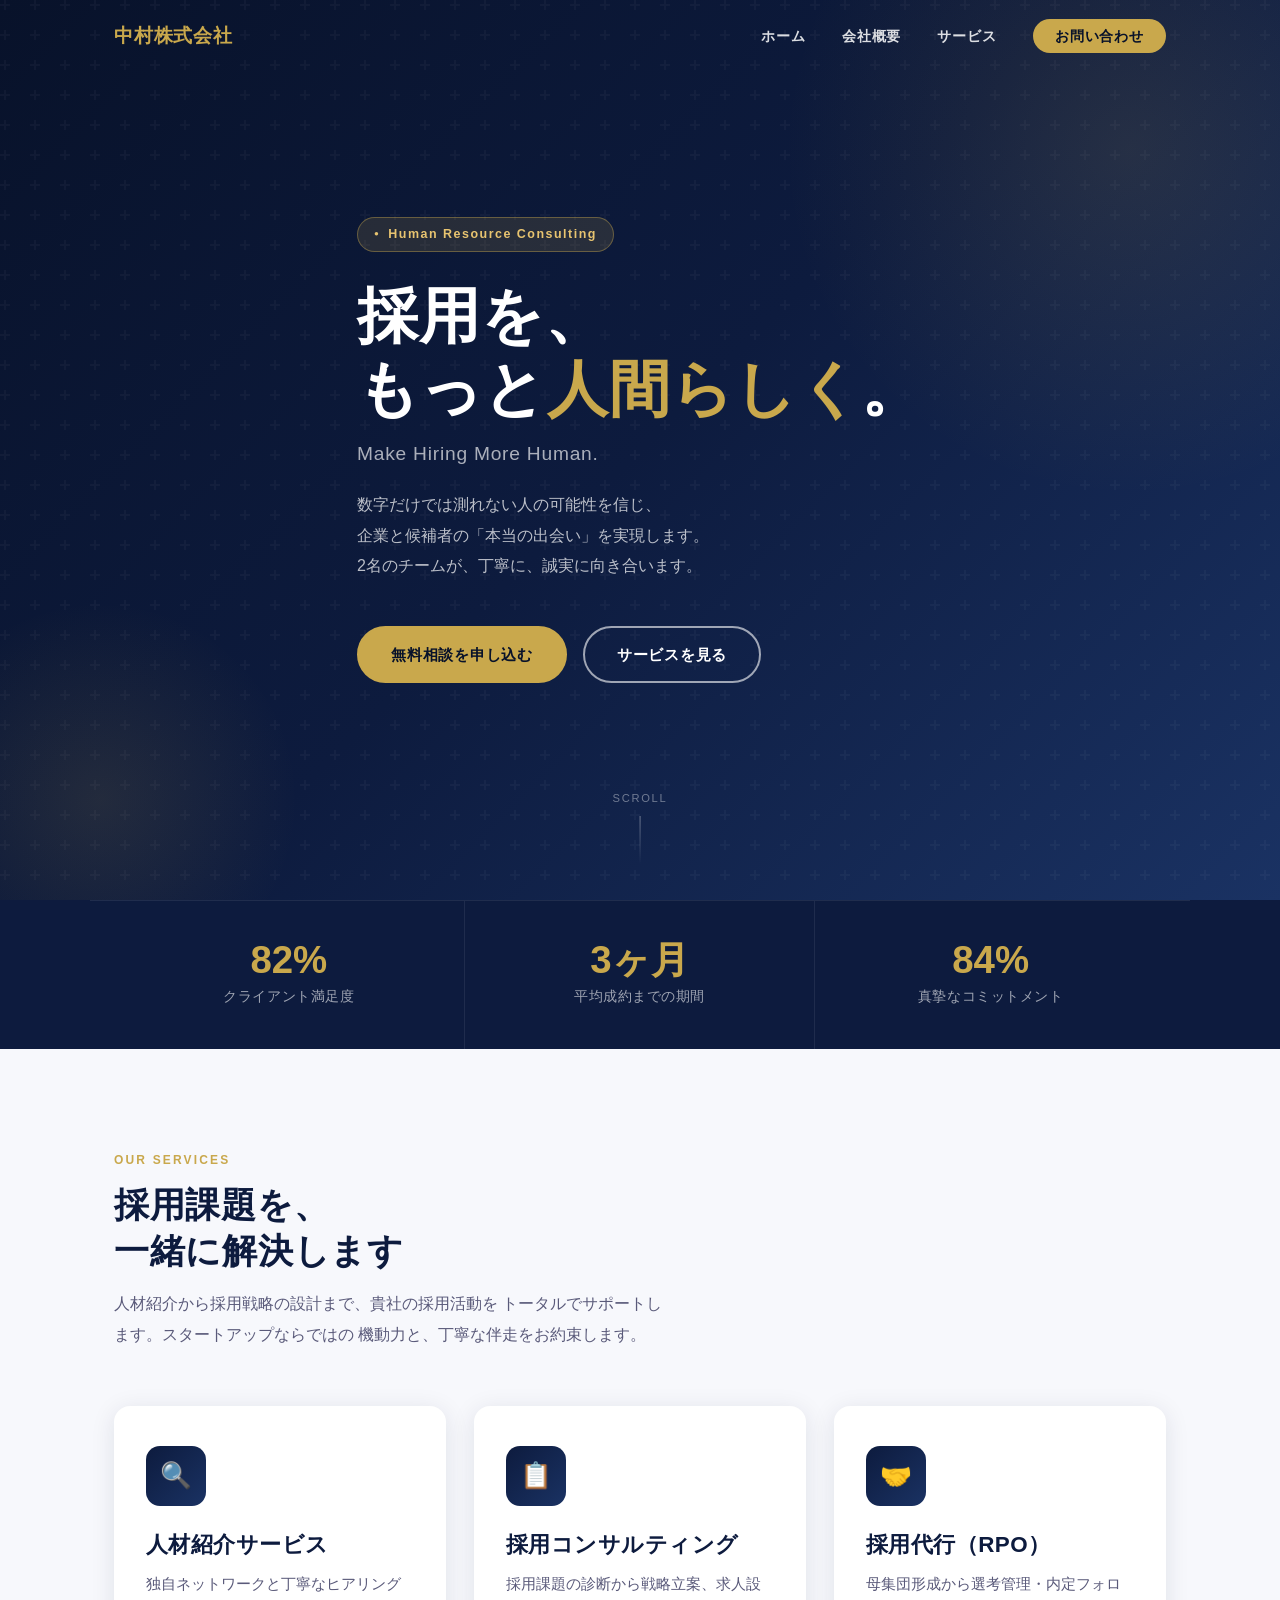
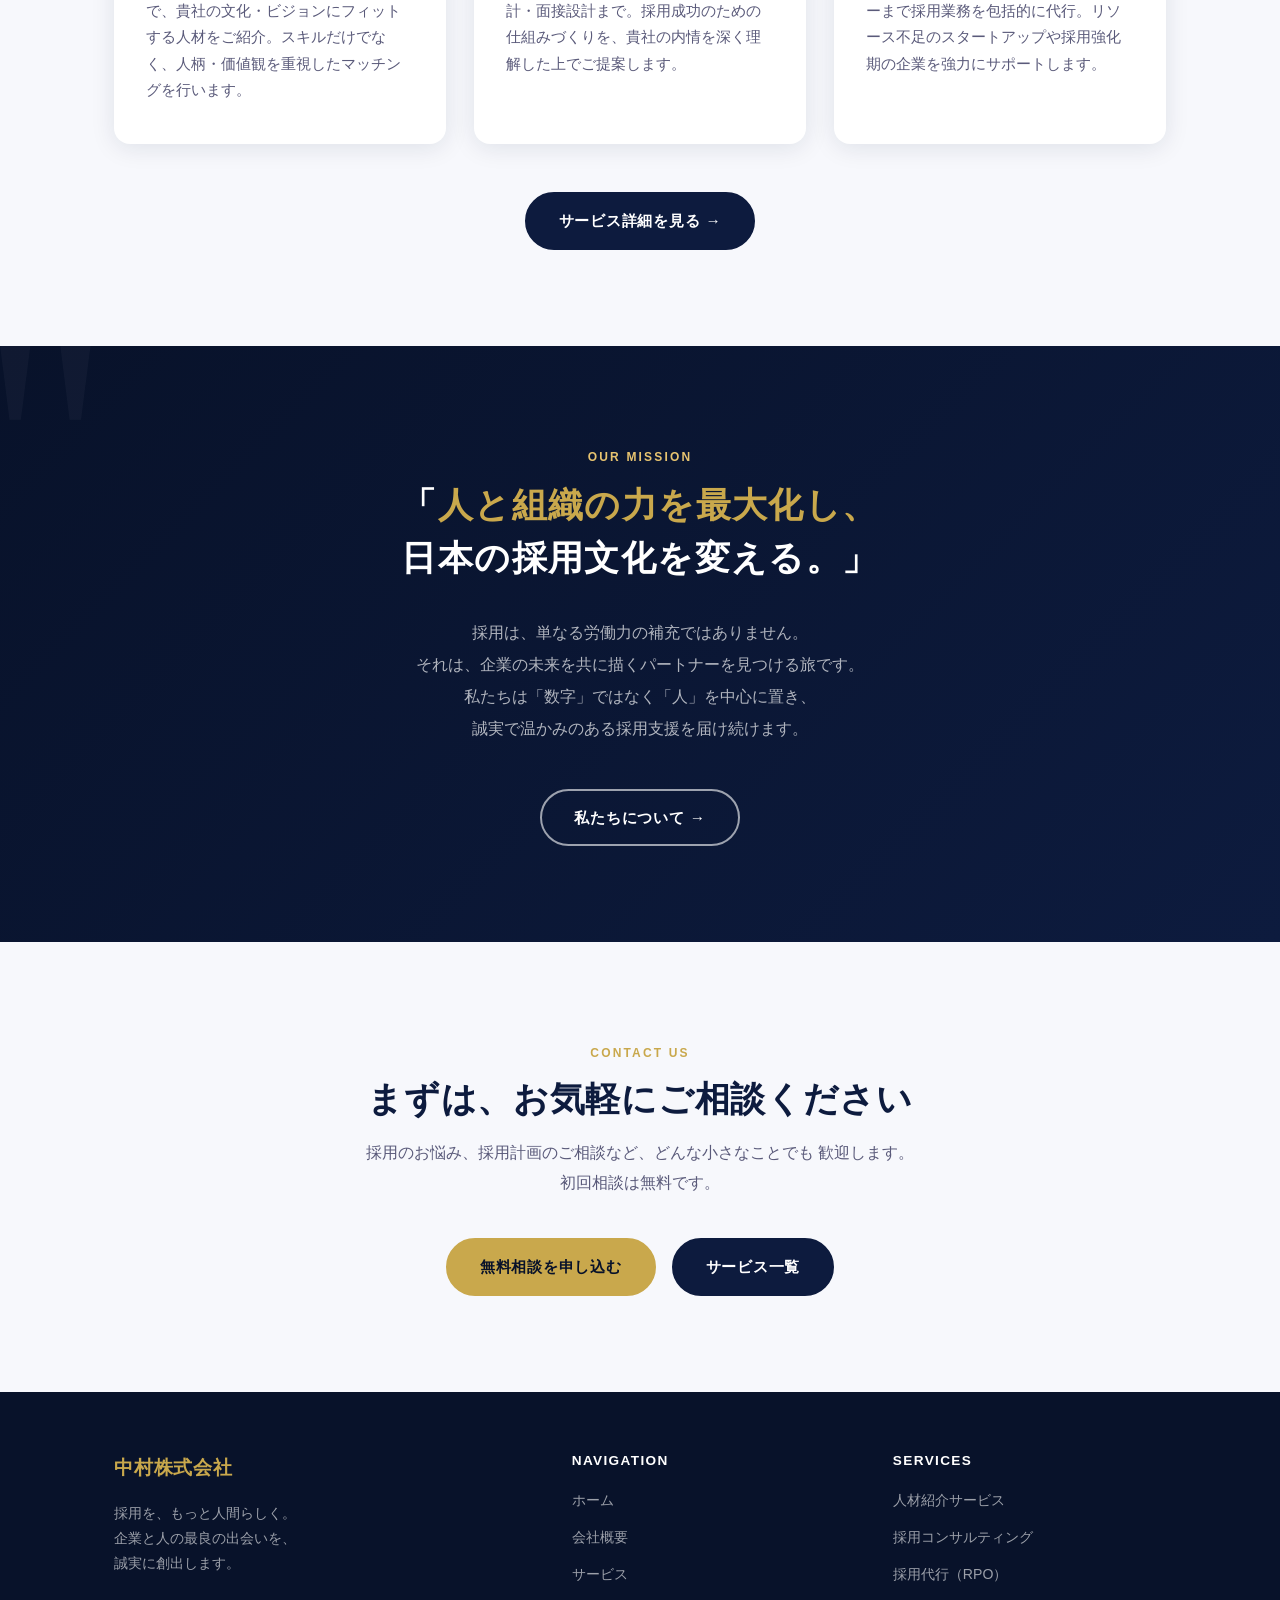
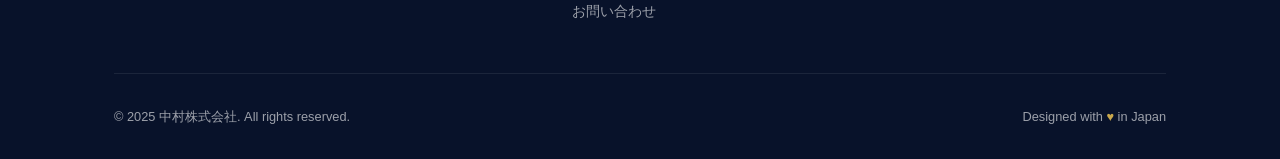
<file: index.html>
<!DOCTYPE html>
<html lang="ja">
<head>
  <meta charset="UTF-8">
  <meta name="viewport" content="width=device-width, initial-scale=1.0">
  <title>中村株式会社 | 採用を、もっと人間らしく。</title>
  <meta name="description" content="中村株式会社は人材紹介・採用支援を通じて、企業と人の最良の出会いを創出します。">
  <link rel="stylesheet" href="css/style.css">
</head>
<body>

  <!-- ===== HEADER ===== -->
  <header class="header" id="header">
    <div class="header-inner">
      <a href="index.html" class="logo">中村<span>株式会社</span></a>
      <nav>
        <ul class="nav-list">
          <li><a href="index.html">ホーム</a></li>
          <li><a href="about.html">会社概要</a></li>
          <li><a href="services.html">サービス</a></li>
          <li><a href="contact.html" class="nav-cta">お問い合わせ</a></li>
        </ul>
      </nav>
      <button class="hamburger" aria-label="メニュー">
        <span></span><span></span><span></span>
      </button>
    </div>
  </header>

  <!-- Mobile Nav -->
  <div class="mobile-nav" role="dialog" aria-label="ナビゲーション">
    <a href="index.html">ホーム</a>
    <a href="about.html">会社概要</a>
    <a href="services.html">サービス</a>
    <a href="contact.html">お問い合わせ</a>
  </div>

  <!-- ===== HERO ===== -->
  <section class="hero">
    <div class="hero-bg-circle hero-bg-circle-1"></div>
    <div class="hero-bg-circle hero-bg-circle-2"></div>
    <div class="container">
      <div class="hero-content">
        <div class="hero-badge">Human Resource Consulting</div>
        <h1 class="hero-title">
          採用を、<br>
          もっと<span class="accent">人間らしく</span>。
        </h1>
        <p class="hero-subtitle">Make Hiring More Human.</p>
        <p class="hero-desc">
          数字だけでは測れない人の可能性を信じ、<br>
          企業と候補者の「本当の出会い」を実現します。<br>
          2名のチームが、丁寧に、誠実に向き合います。
        </p>
        <div class="hero-btns">
          <a href="contact.html" class="btn btn-primary">無料相談を申し込む</a>
          <a href="services.html" class="btn btn-outline">サービスを見る</a>
        </div>
      </div>
    </div>
    <div class="hero-scroll">Scroll</div>
  </section>

  <!-- ===== OVERVIEW STRIP ===== -->
  <div class="overview-strip">
    <div class="overview-strip-inner container">
      <div class="strip-item fade-up">
        <div class="strip-num" data-target="98" data-suffix="%">0%</div>
        <div class="strip-label">クライアント満足度</div>
      </div>
      <div class="strip-item fade-up fade-up-delay-1">
        <div class="strip-num" data-target="3" data-suffix="ヶ月">0ヶ月</div>
        <div class="strip-label">平均成約までの期間</div>
      </div>
      <div class="strip-item fade-up fade-up-delay-2">
        <div class="strip-num" data-target="100" data-suffix="%">0%</div>
        <div class="strip-label">真摯なコミットメント</div>
      </div>
    </div>
  </div>

  <!-- ===== SERVICES OVERVIEW ===== -->
  <section class="services-overview">
    <div class="container">
      <div class="fade-up">
        <span class="section-label">Our Services</span>
        <h2 class="section-title">採用課題を、<br>一緒に解決します</h2>
        <p class="section-desc">
          人材紹介から採用戦略の設計まで、貴社の採用活動を
          トータルでサポートします。スタートアップならではの
          機動力と、丁寧な伴走をお約束します。
        </p>
      </div>

      <div class="services-grid">
        <div class="service-card fade-up fade-up-delay-1">
          <div class="service-icon">🔍</div>
          <h3>人材紹介サービス</h3>
          <p>独自ネットワークと丁寧なヒアリングで、貴社の文化・ビジョンにフィットする人材をご紹介。スキルだけでなく、人柄・価値観を重視したマッチングを行います。</p>
        </div>
        <div class="service-card fade-up fade-up-delay-2">
          <div class="service-icon">📋</div>
          <h3>採用コンサルティング</h3>
          <p>採用課題の診断から戦略立案、求人設計・面接設計まで。採用成功のための仕組みづくりを、貴社の内情を深く理解した上でご提案します。</p>
        </div>
        <div class="service-card fade-up fade-up-delay-3">
          <div class="service-icon">🤝</div>
          <h3>採用代行（RPO）</h3>
          <p>母集団形成から選考管理・内定フォローまで採用業務を包括的に代行。リソース不足のスタートアップや採用強化期の企業を強力にサポートします。</p>
        </div>
      </div>

      <div class="services-cta fade-up">
        <a href="services.html" class="btn btn-navy">サービス詳細を見る →</a>
      </div>
    </div>
  </section>

  <!-- ===== MISSION ===== -->
  <section class="mission-section">
    <div class="container">
      <div class="mission-inner">
        <div class="fade-up">
          <span class="section-label" style="color: var(--gold-light);">Our Mission</span>
        </div>
        <div class="mission-quote fade-up fade-up-delay-1">
          「<span>人と組織の力を最大化し、</span><br>
          日本の採用文化を変える。」
        </div>
        <div class="mission-body fade-up fade-up-delay-2">
          採用は、単なる労働力の補充ではありません。<br>
          それは、企業の未来を共に描くパートナーを見つける旅です。<br>
          私たちは「数字」ではなく「人」を中心に置き、<br>
          誠実で温かみのある採用支援を届け続けます。
        </div>
        <div class="fade-up fade-up-delay-3">
          <a href="about.html" class="btn btn-outline">私たちについて →</a>
        </div>
      </div>
    </div>
  </section>

  <!-- ===== CONTACT CTA ===== -->
  <section class="cta-section">
    <div class="container">
      <div class="fade-up">
        <span class="section-label">Contact Us</span>
        <h2 class="section-title">まずは、お気軽にご相談ください</h2>
        <p class="section-desc">
          採用のお悩み、採用計画のご相談など、どんな小さなことでも
          歓迎します。初回相談は無料です。
        </p>
        <div style="margin-top: 40px; display: flex; gap: 16px; justify-content: center; flex-wrap: wrap;">
          <a href="contact.html" class="btn btn-primary">無料相談を申し込む</a>
          <a href="services.html" class="btn btn-navy">サービス一覧</a>
        </div>
      </div>
    </div>
  </section>

  <!-- ===== FOOTER ===== -->
  <footer class="footer">
    <div class="container">
      <div class="footer-inner">
        <div class="footer-brand">
          <div class="logo">中村<span>株式会社</span></div>
          <p>採用を、もっと人間らしく。<br>
          企業と人の最良の出会いを、<br>誠実に創出します。</p>
        </div>
        <div class="footer-col">
          <h4>Navigation</h4>
          <ul>
            <li><a href="index.html">ホーム</a></li>
            <li><a href="about.html">会社概要</a></li>
            <li><a href="services.html">サービス</a></li>
            <li><a href="contact.html">お問い合わせ</a></li>
          </ul>
        </div>
        <div class="footer-col">
          <h4>Services</h4>
          <ul>
            <li><a href="services.html">人材紹介サービス</a></li>
            <li><a href="services.html">採用コンサルティング</a></li>
            <li><a href="services.html">採用代行（RPO）</a></li>
          </ul>
        </div>
      </div>
      <div class="footer-bottom">
        <p>&copy; 2025 中村株式会社. All rights reserved.</p>
        <p>Designed with <span class="gold">♥</span> in Japan</p>
      </div>
    </div>
  </footer>

  <script src="js/main.js"></script>
</body>
</html>
</file>
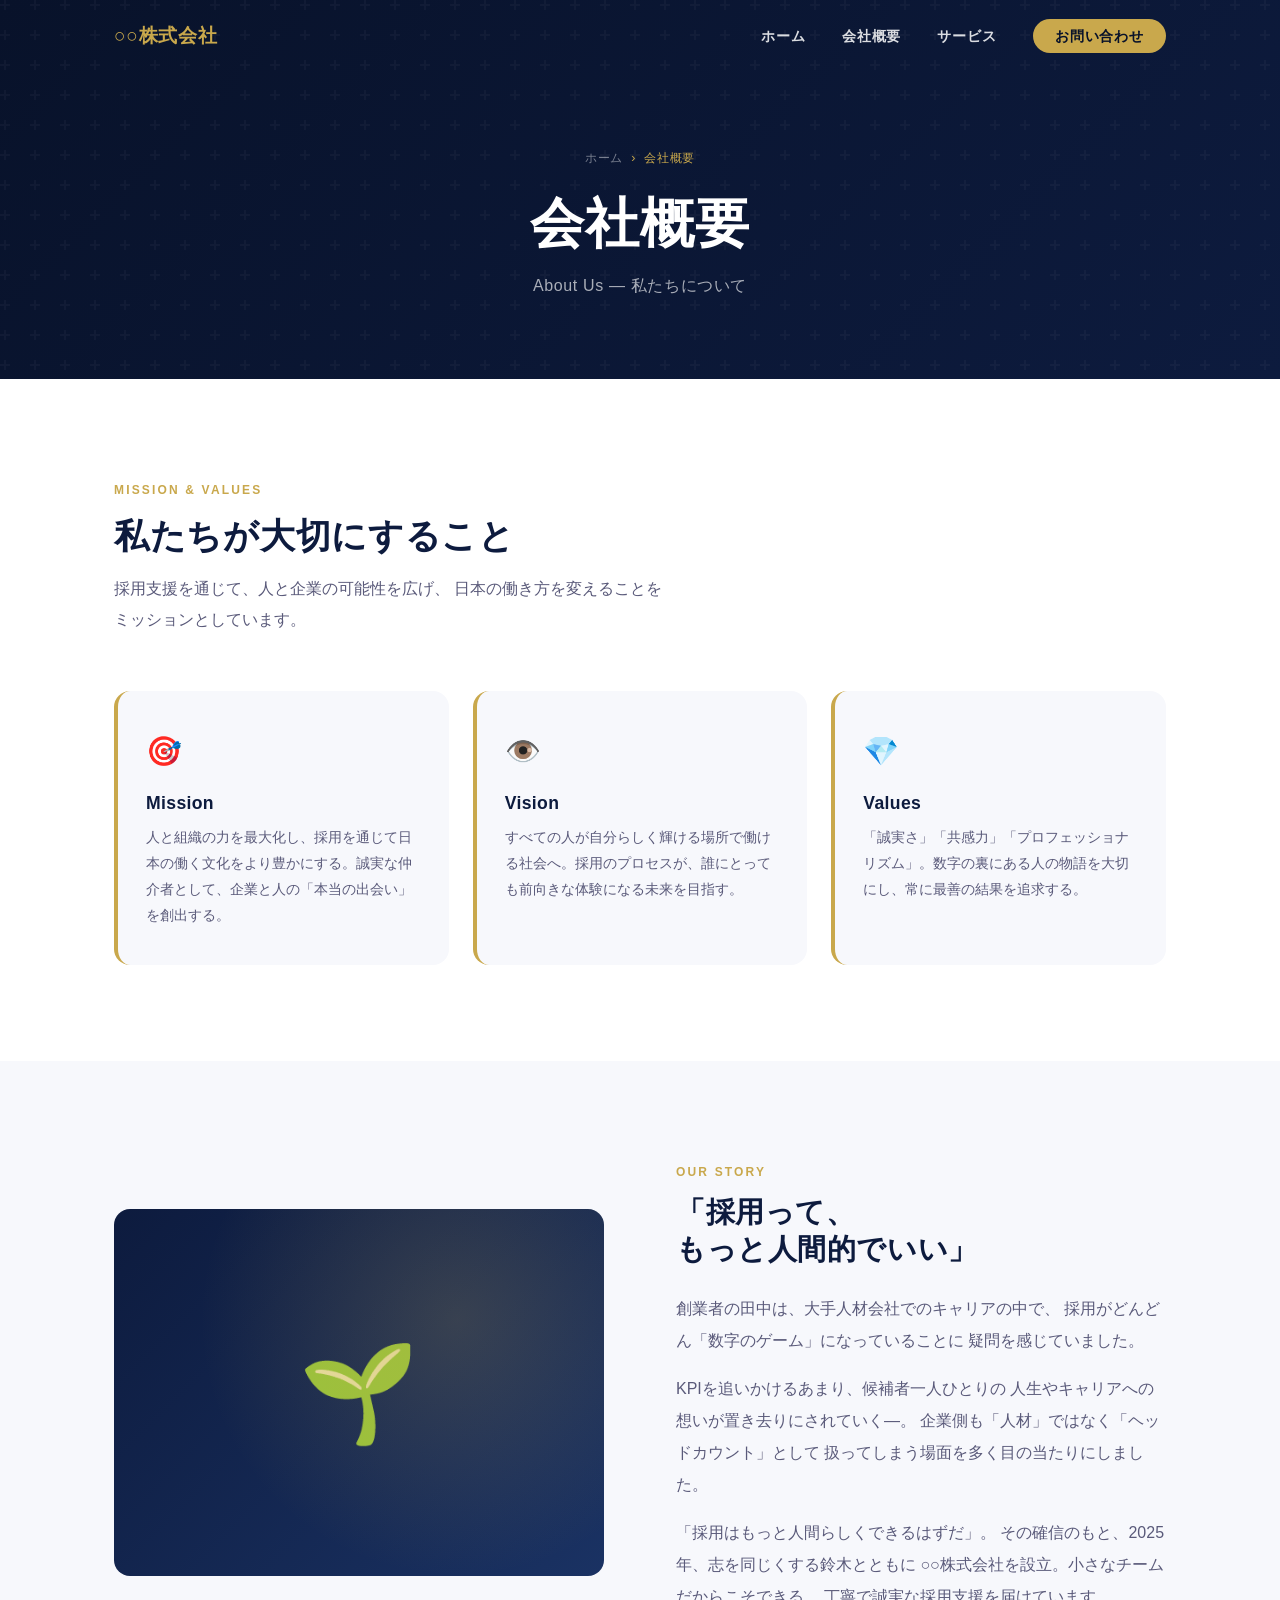
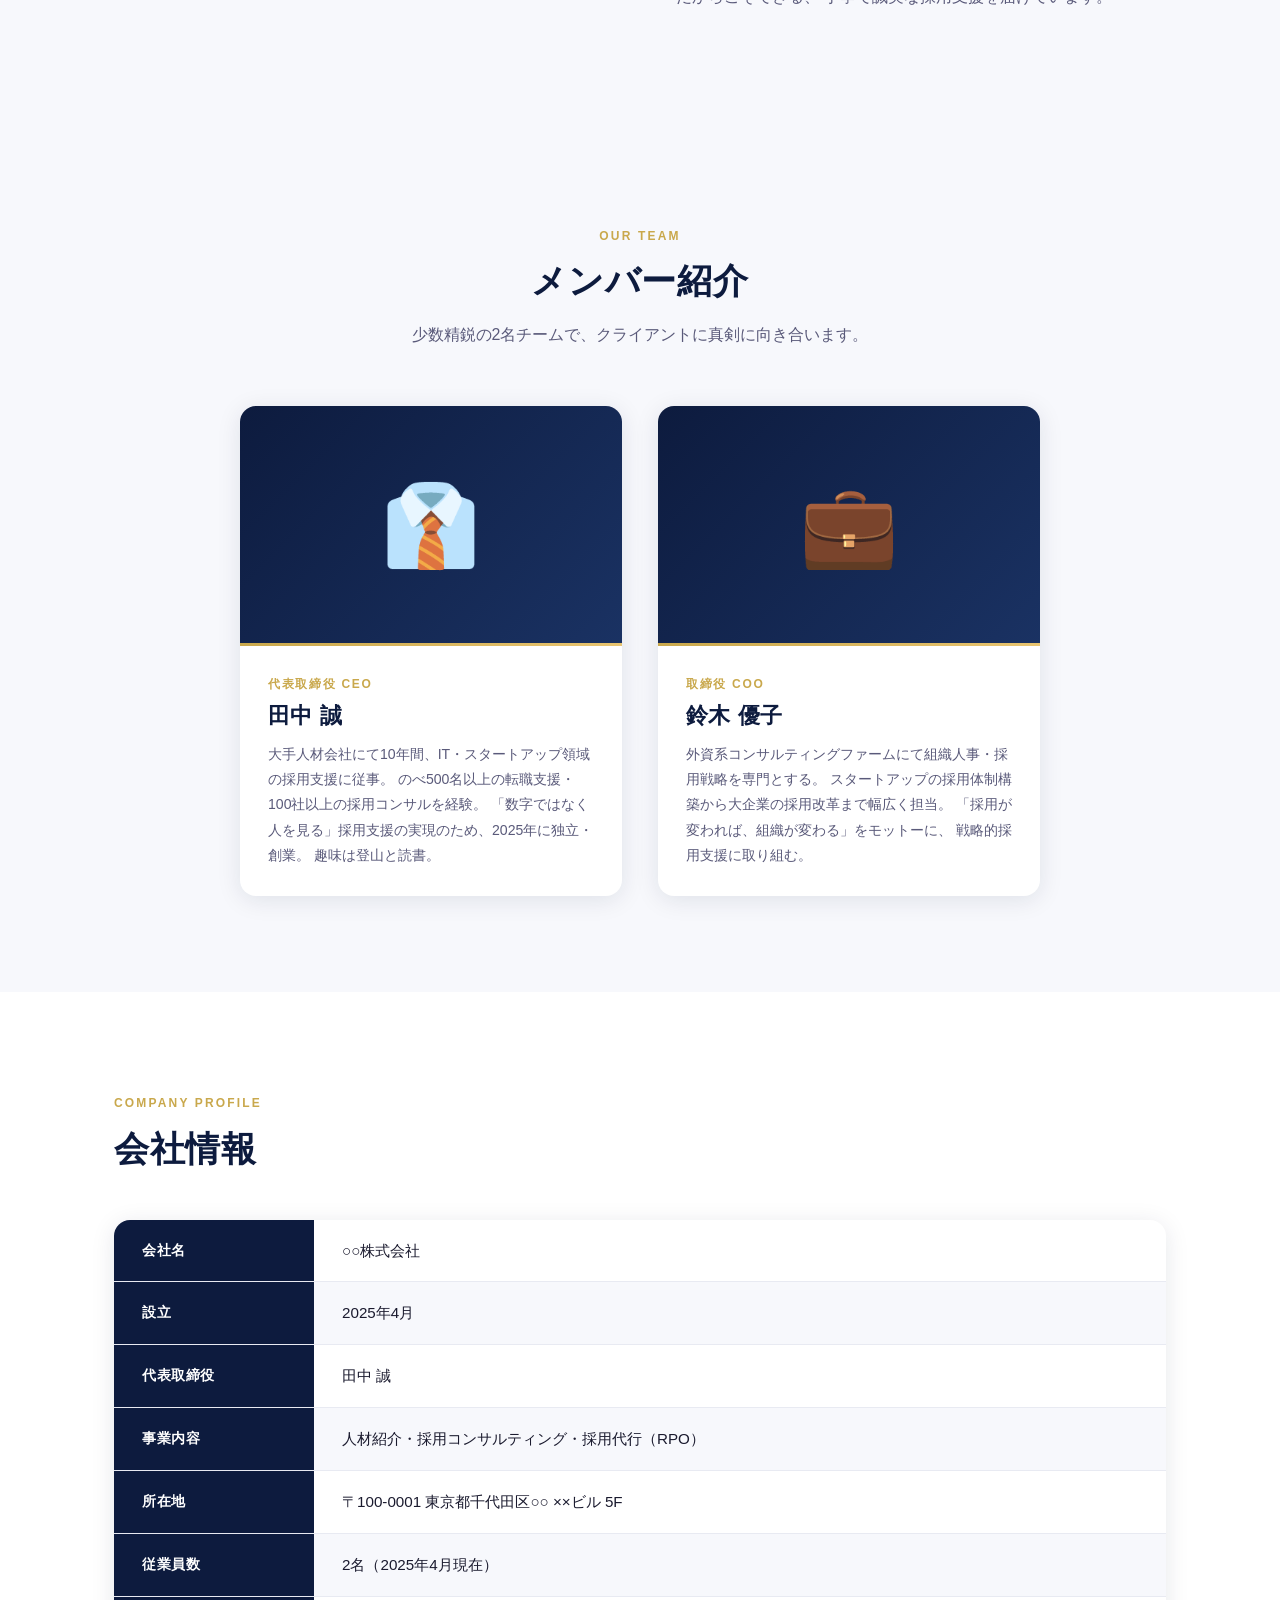
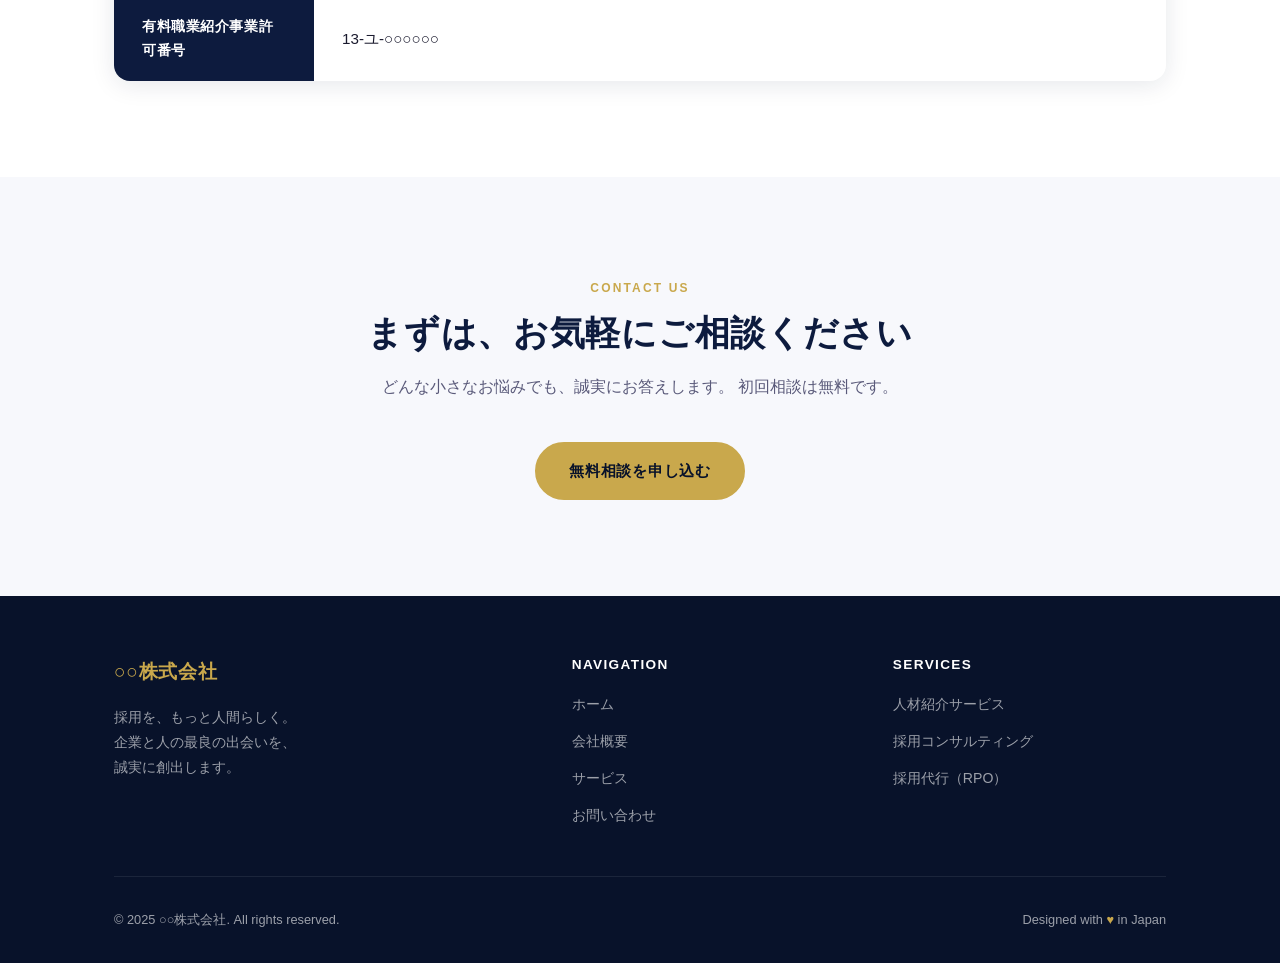
<file: about.html>
<!DOCTYPE html>
<html lang="ja">
<head>
  <meta charset="UTF-8">
  <meta name="viewport" content="width=device-width, initial-scale=1.0">
  <title>会社概要 | ○○株式会社</title>
  <meta name="description" content="○○株式会社の会社概要。ミッション、メンバー紹介、設立経緯をご紹介します。">
  <link rel="stylesheet" href="css/style.css">
</head>
<body>

  <!-- ===== HEADER ===== -->
  <header class="header scrolled" id="header">
    <div class="header-inner">
      <a href="index.html" class="logo">○○<span>株式会社</span></a>
      <nav>
        <ul class="nav-list">
          <li><a href="index.html">ホーム</a></li>
          <li><a href="about.html">会社概要</a></li>
          <li><a href="services.html">サービス</a></li>
          <li><a href="contact.html" class="nav-cta">お問い合わせ</a></li>
        </ul>
      </nav>
      <button class="hamburger" aria-label="メニュー">
        <span></span><span></span><span></span>
      </button>
    </div>
  </header>

  <!-- Mobile Nav -->
  <div class="mobile-nav" role="dialog" aria-label="ナビゲーション">
    <a href="index.html">ホーム</a>
    <a href="about.html">会社概要</a>
    <a href="services.html">サービス</a>
    <a href="contact.html">お問い合わせ</a>
  </div>

  <!-- ===== PAGE HERO ===== -->
  <section class="page-hero">
    <div class="container">
      <div class="page-hero-content">
        <nav class="breadcrumb" aria-label="パンくずリスト">
          <a href="index.html">ホーム</a>
          <span>›</span>
          <span>会社概要</span>
        </nav>
        <h1>会社概要</h1>
        <p>About Us — 私たちについて</p>
      </div>
    </div>
  </section>

  <!-- ===== MISSION VALUES ===== -->
  <section style="background: var(--white);">
    <div class="container">
      <div class="fade-up">
        <span class="section-label">Mission & Values</span>
        <h2 class="section-title">私たちが大切にすること</h2>
        <p class="section-desc">
          採用支援を通じて、人と企業の可能性を広げ、
          日本の働き方を変えることをミッションとしています。
        </p>
      </div>

      <div class="mission-cards">
        <div class="mission-card fade-up fade-up-delay-1">
          <div class="mission-card-icon">🎯</div>
          <h3>Mission</h3>
          <p>人と組織の力を最大化し、採用を通じて日本の働く文化をより豊かにする。誠実な仲介者として、企業と人の「本当の出会い」を創出する。</p>
        </div>
        <div class="mission-card fade-up fade-up-delay-2">
          <div class="mission-card-icon">👁️</div>
          <h3>Vision</h3>
          <p>すべての人が自分らしく輝ける場所で働ける社会へ。採用のプロセスが、誰にとっても前向きな体験になる未来を目指す。</p>
        </div>
        <div class="mission-card fade-up fade-up-delay-3">
          <div class="mission-card-icon">💎</div>
          <h3>Values</h3>
          <p>「誠実さ」「共感力」「プロフェッショナリズム」。数字の裏にある人の物語を大切にし、常に最善の結果を追求する。</p>
        </div>
      </div>
    </div>
  </section>

  <!-- ===== FOUNDING STORY ===== -->
  <section class="founding-section">
    <div class="container">
      <div class="founding-inner">
        <div class="founding-visual fade-left">🌱</div>
        <div class="founding-text fade-right">
          <span class="section-label">Our Story</span>
          <h2>「採用って、<br>もっと人間的でいい」</h2>
          <p>
            創業者の田中は、大手人材会社でのキャリアの中で、
            採用がどんどん「数字のゲーム」になっていることに
            疑問を感じていました。
          </p>
          <p>
            KPIを追いかけるあまり、候補者一人ひとりの
            人生やキャリアへの想いが置き去りにされていく—。
            企業側も「人材」ではなく「ヘッドカウント」として
            扱ってしまう場面を多く目の当たりにしました。
          </p>
          <p>
            「採用はもっと人間らしくできるはずだ」。
            その確信のもと、2025年、志を同じくする鈴木とともに
            ○○株式会社を設立。小さなチームだからこそできる、
            丁寧で誠実な採用支援を届けています。
          </p>
        </div>
      </div>
    </div>
  </section>

  <!-- ===== MEMBERS ===== -->
  <section class="members-section">
    <div class="container">
      <div class="fade-up" style="text-align: center;">
        <span class="section-label">Our Team</span>
        <h2 class="section-title">メンバー紹介</h2>
        <p class="section-desc" style="margin: 0 auto;">
          少数精鋭の2名チームで、クライアントに真剣に向き合います。
        </p>
      </div>

      <div class="members-grid">
        <div class="member-card fade-up fade-up-delay-1">
          <div class="member-avatar">👔</div>
          <div class="member-info">
            <div class="member-role">代表取締役 CEO</div>
            <h3 class="member-name">田中 誠</h3>
            <p class="member-bio">
              大手人材会社にて10年間、IT・スタートアップ領域の採用支援に従事。
              のべ500名以上の転職支援・100社以上の採用コンサルを経験。
              「数字ではなく人を見る」採用支援の実現のため、2025年に独立・創業。
              趣味は登山と読書。
            </p>
          </div>
        </div>
        <div class="member-card fade-up fade-up-delay-2">
          <div class="member-avatar">💼</div>
          <div class="member-info">
            <div class="member-role">取締役 COO</div>
            <h3 class="member-name">鈴木 優子</h3>
            <p class="member-bio">
              外資系コンサルティングファームにて組織人事・採用戦略を専門とする。
              スタートアップの採用体制構築から大企業の採用改革まで幅広く担当。
              「採用が変われば、組織が変わる」をモットーに、
              戦略的採用支援に取り組む。
            </p>
          </div>
        </div>
      </div>
    </div>
  </section>

  <!-- ===== COMPANY INFO TABLE ===== -->
  <section class="company-info-section">
    <div class="container">
      <div class="fade-up">
        <span class="section-label">Company Profile</span>
        <h2 class="section-title">会社情報</h2>
      </div>
      <table class="company-table fade-up fade-up-delay-1">
        <tbody>
          <tr>
            <th>会社名</th>
            <td>○○株式会社</td>
          </tr>
          <tr>
            <th>設立</th>
            <td>2025年4月</td>
          </tr>
          <tr>
            <th>代表取締役</th>
            <td>田中 誠</td>
          </tr>
          <tr>
            <th>事業内容</th>
            <td>人材紹介・採用コンサルティング・採用代行（RPO）</td>
          </tr>
          <tr>
            <th>所在地</th>
            <td>〒100-0001 東京都千代田区○○ ××ビル 5F</td>
          </tr>
          <tr>
            <th>従業員数</th>
            <td>2名（2025年4月現在）</td>
          </tr>
          <tr>
            <th>有料職業紹介事業許可番号</th>
            <td>13-ユ-○○○○○○</td>
          </tr>
        </tbody>
      </table>
    </div>
  </section>

  <!-- ===== CTA ===== -->
  <section class="cta-section">
    <div class="container">
      <div class="fade-up">
        <span class="section-label">Contact Us</span>
        <h2 class="section-title">まずは、お気軽にご相談ください</h2>
        <p class="section-desc">
          どんな小さなお悩みでも、誠実にお答えします。
          初回相談は無料です。
        </p>
        <div style="margin-top: 40px;">
          <a href="contact.html" class="btn btn-primary">無料相談を申し込む</a>
        </div>
      </div>
    </div>
  </section>

  <!-- ===== FOOTER ===== -->
  <footer class="footer">
    <div class="container">
      <div class="footer-inner">
        <div class="footer-brand">
          <div class="logo">○○<span>株式会社</span></div>
          <p>採用を、もっと人間らしく。<br>
          企業と人の最良の出会いを、<br>誠実に創出します。</p>
        </div>
        <div class="footer-col">
          <h4>Navigation</h4>
          <ul>
            <li><a href="index.html">ホーム</a></li>
            <li><a href="about.html">会社概要</a></li>
            <li><a href="services.html">サービス</a></li>
            <li><a href="contact.html">お問い合わせ</a></li>
          </ul>
        </div>
        <div class="footer-col">
          <h4>Services</h4>
          <ul>
            <li><a href="services.html">人材紹介サービス</a></li>
            <li><a href="services.html">採用コンサルティング</a></li>
            <li><a href="services.html">採用代行（RPO）</a></li>
          </ul>
        </div>
      </div>
      <div class="footer-bottom">
        <p>&copy; 2025 ○○株式会社. All rights reserved.</p>
        <p>Designed with <span class="gold">♥</span> in Japan</p>
      </div>
    </div>
  </footer>

  <script src="js/main.js"></script>
</body>
</html>
</file>
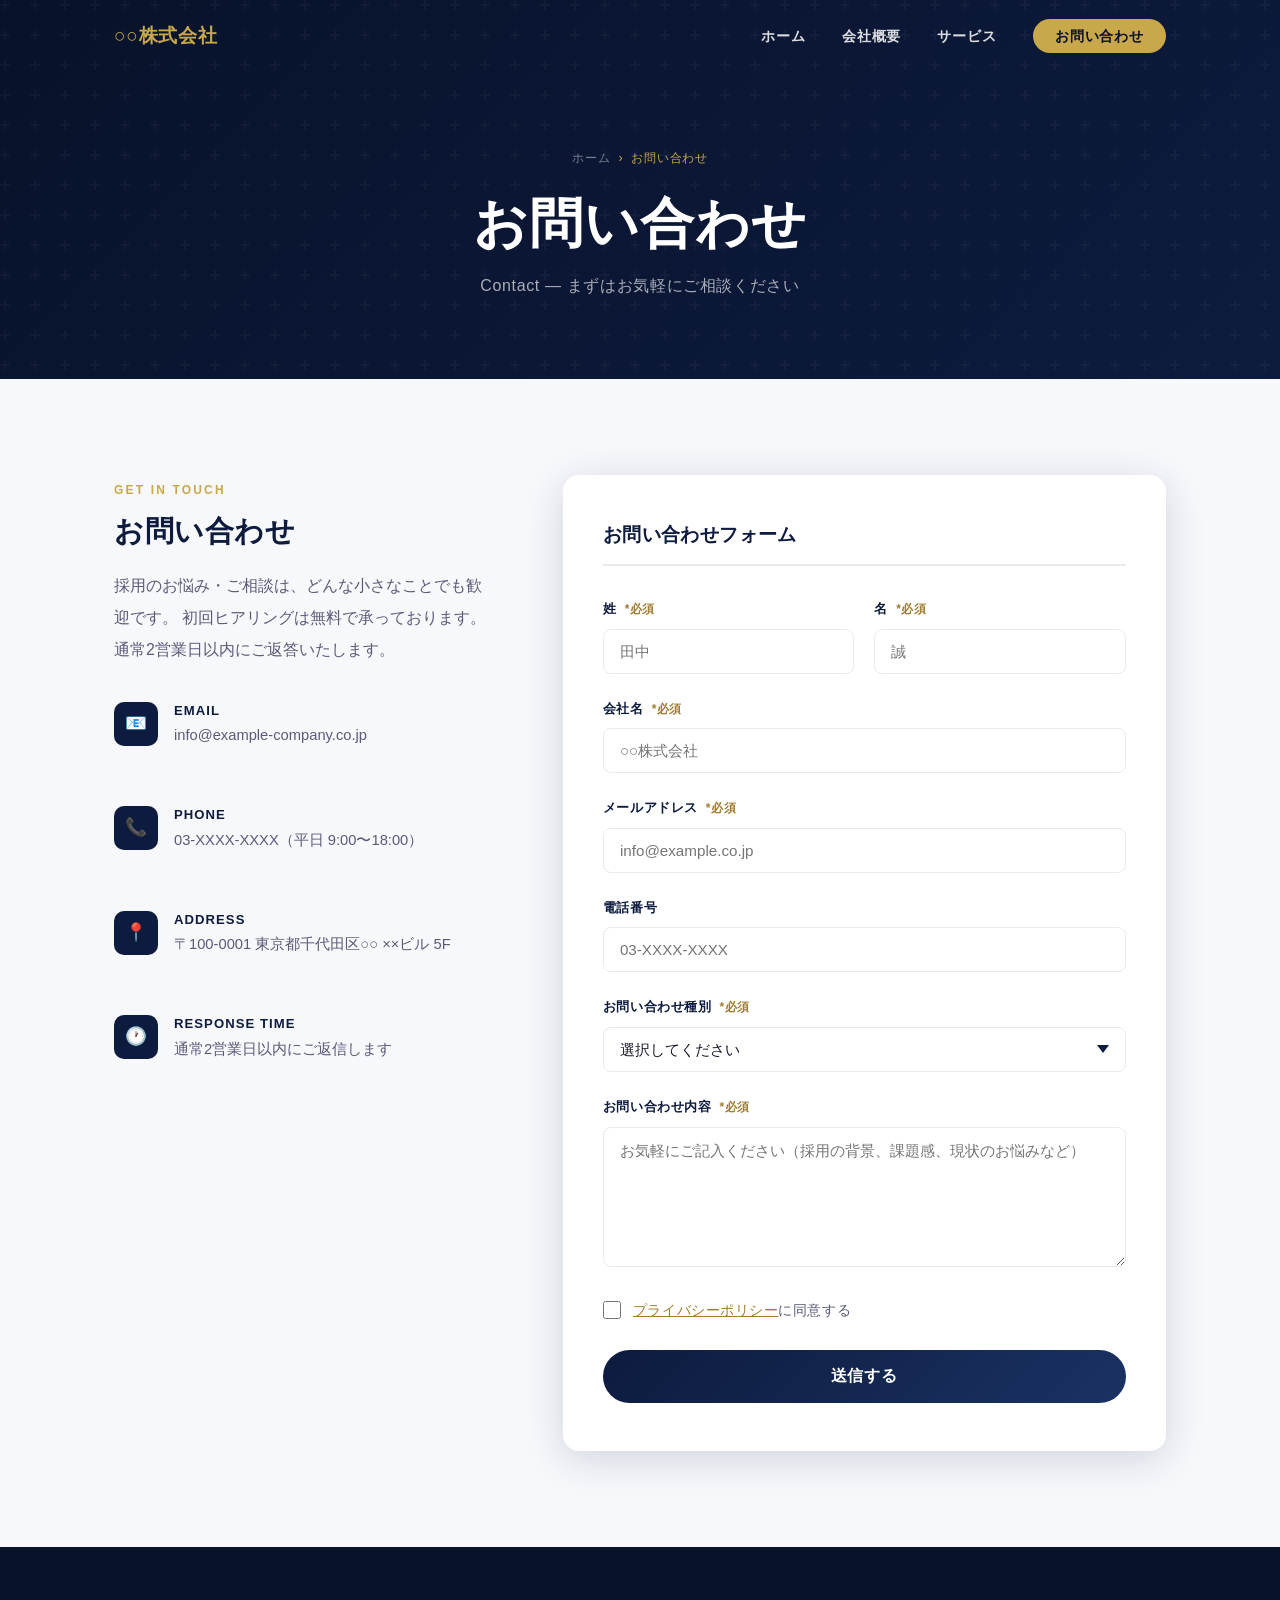
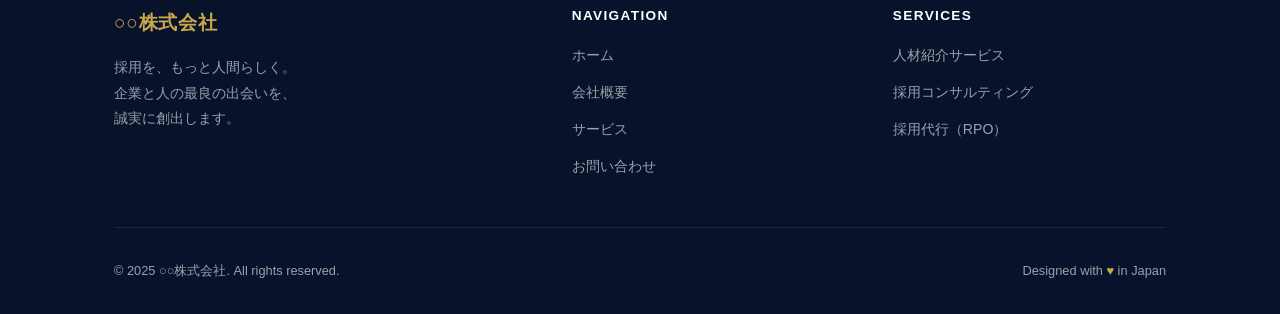
<file: contact.html>
<!DOCTYPE html>
<html lang="ja">
<head>
  <meta charset="UTF-8">
  <meta name="viewport" content="width=device-width, initial-scale=1.0">
  <title>お問い合わせ | ○○株式会社</title>
  <meta name="description" content="○○株式会社へのお問い合わせ。採用支援・人材紹介に関するご相談はこちらから。">
  <link rel="stylesheet" href="css/style.css">
</head>
<body>

  <!-- ===== HEADER ===== -->
  <header class="header scrolled" id="header">
    <div class="header-inner">
      <a href="index.html" class="logo">○○<span>株式会社</span></a>
      <nav>
        <ul class="nav-list">
          <li><a href="index.html">ホーム</a></li>
          <li><a href="about.html">会社概要</a></li>
          <li><a href="services.html">サービス</a></li>
          <li><a href="contact.html" class="nav-cta">お問い合わせ</a></li>
        </ul>
      </nav>
      <button class="hamburger" aria-label="メニュー">
        <span></span><span></span><span></span>
      </button>
    </div>
  </header>

  <!-- Mobile Nav -->
  <div class="mobile-nav" role="dialog" aria-label="ナビゲーション">
    <a href="index.html">ホーム</a>
    <a href="about.html">会社概要</a>
    <a href="services.html">サービス</a>
    <a href="contact.html">お問い合わせ</a>
  </div>

  <!-- ===== PAGE HERO ===== -->
  <section class="page-hero">
    <div class="container">
      <div class="page-hero-content">
        <nav class="breadcrumb" aria-label="パンくずリスト">
          <a href="index.html">ホーム</a>
          <span>›</span>
          <span>お問い合わせ</span>
        </nav>
        <h1>お問い合わせ</h1>
        <p>Contact — まずはお気軽にご相談ください</p>
      </div>
    </div>
  </section>

  <!-- ===== CONTACT ===== -->
  <section class="contact-section">
    <div class="container">
      <div class="contact-inner">

        <!-- Left: Info -->
        <div class="contact-info fade-left">
          <span class="section-label">Get In Touch</span>
          <h2>お問い合わせ</h2>
          <p>
            採用のお悩み・ご相談は、どんな小さなことでも歓迎です。
            初回ヒアリングは無料で承っております。
            通常2営業日以内にご返答いたします。
          </p>

          <div class="contact-items">
            <div class="contact-item">
              <div class="contact-item-icon">📧</div>
              <div class="contact-item-text">
                <h4>Email</h4>
                <p>info@example-company.co.jp</p>
              </div>
            </div>
            <div class="contact-item">
              <div class="contact-item-icon">📞</div>
              <div class="contact-item-text">
                <h4>Phone</h4>
                <p>03-XXXX-XXXX（平日 9:00〜18:00）</p>
              </div>
            </div>
            <div class="contact-item">
              <div class="contact-item-icon">📍</div>
              <div class="contact-item-text">
                <h4>Address</h4>
                <p>〒100-0001 東京都千代田区○○ ××ビル 5F</p>
              </div>
            </div>
            <div class="contact-item">
              <div class="contact-item-icon">🕐</div>
              <div class="contact-item-text">
                <h4>Response Time</h4>
                <p>通常2営業日以内にご返信します</p>
              </div>
            </div>
          </div>
        </div>

        <!-- Right: Form -->
        <div class="contact-form-wrap fade-right">
          <h3>お問い合わせフォーム</h3>

          <div id="formArea">
            <form id="contactForm" novalidate>

              <!-- 氏名 -->
              <div class="form-row">
                <div class="form-group">
                  <label for="lastName">姓 <span class="required">*必須</span></label>
                  <input type="text" id="lastName" name="lastName" placeholder="田中" autocomplete="family-name">
                  <span class="error-msg" id="err-lastName"></span>
                </div>
                <div class="form-group">
                  <label for="firstName">名 <span class="required">*必須</span></label>
                  <input type="text" id="firstName" name="firstName" placeholder="誠" autocomplete="given-name">
                  <span class="error-msg" id="err-firstName"></span>
                </div>
              </div>

              <!-- 会社名 -->
              <div class="form-group">
                <label for="company">会社名 <span class="required">*必須</span></label>
                <input type="text" id="company" name="company" placeholder="○○株式会社" autocomplete="organization">
                <span class="error-msg" id="err-company"></span>
              </div>

              <!-- メールアドレス -->
              <div class="form-group">
                <label for="email">メールアドレス <span class="required">*必須</span></label>
                <input type="email" id="email" name="email" placeholder="info@example.co.jp" autocomplete="email">
                <span class="error-msg" id="err-email"></span>
              </div>

              <!-- 電話番号 -->
              <div class="form-group">
                <label for="tel">電話番号</label>
                <input type="tel" id="tel" name="tel" placeholder="03-XXXX-XXXX" autocomplete="tel">
              </div>

              <!-- お問い合わせ種別 -->
              <div class="form-group">
                <label for="inquiry">お問い合わせ種別 <span class="required">*必須</span></label>
                <select id="inquiry" name="inquiry">
                  <option value="">選択してください</option>
                  <option value="recruit">人材紹介サービスについて</option>
                  <option value="consult">採用コンサルティングについて</option>
                  <option value="rpo">採用代行（RPO）について</option>
                  <option value="other">その他</option>
                </select>
                <span class="error-msg" id="err-inquiry"></span>
              </div>

              <!-- メッセージ -->
              <div class="form-group">
                <label for="message">お問い合わせ内容 <span class="required">*必須</span></label>
                <textarea id="message" name="message" placeholder="お気軽にご記入ください（採用の背景、課題感、現状のお悩みなど）"></textarea>
                <span class="error-msg" id="err-message"></span>
              </div>

              <!-- プライバシーポリシー -->
              <div class="privacy-check">
                <input type="checkbox" id="privacyCheck" name="privacy">
                <label for="privacyCheck">
                  <a href="#">プライバシーポリシー</a>に同意する
                </label>
              </div>
              <span class="error-msg" id="err-privacy">プライバシーポリシーへの同意が必要です</span>

              <button type="submit" class="form-submit">
                <span>送信する</span>
              </button>
            </form>
          </div>

          <!-- 送信成功メッセージ -->
          <div class="form-success" id="formSuccess">
            <div class="success-icon">✅</div>
            <h3>お問い合わせを受け付けました</h3>
            <p>
              ご連絡いただきありがとうございます。<br>
              通常2営業日以内にご返信いたします。<br>
              しばらくお待ちください。
            </p>
            <div style="margin-top: 32px;">
              <a href="index.html" class="btn btn-navy">トップページへ戻る</a>
            </div>
          </div>

        </div>
      </div>
    </div>
  </section>

  <!-- ===== FOOTER ===== -->
  <footer class="footer">
    <div class="container">
      <div class="footer-inner">
        <div class="footer-brand">
          <div class="logo">○○<span>株式会社</span></div>
          <p>採用を、もっと人間らしく。<br>
          企業と人の最良の出会いを、<br>誠実に創出します。</p>
        </div>
        <div class="footer-col">
          <h4>Navigation</h4>
          <ul>
            <li><a href="index.html">ホーム</a></li>
            <li><a href="about.html">会社概要</a></li>
            <li><a href="services.html">サービス</a></li>
            <li><a href="contact.html">お問い合わせ</a></li>
          </ul>
        </div>
        <div class="footer-col">
          <h4>Services</h4>
          <ul>
            <li><a href="services.html">人材紹介サービス</a></li>
            <li><a href="services.html">採用コンサルティング</a></li>
            <li><a href="services.html">採用代行（RPO）</a></li>
          </ul>
        </div>
      </div>
      <div class="footer-bottom">
        <p>&copy; 2025 ○○株式会社. All rights reserved.</p>
        <p>Designed with <span class="gold">♥</span> in Japan</p>
      </div>
    </div>
  </footer>

  <script src="js/main.js"></script>
</body>
</html>
</file>
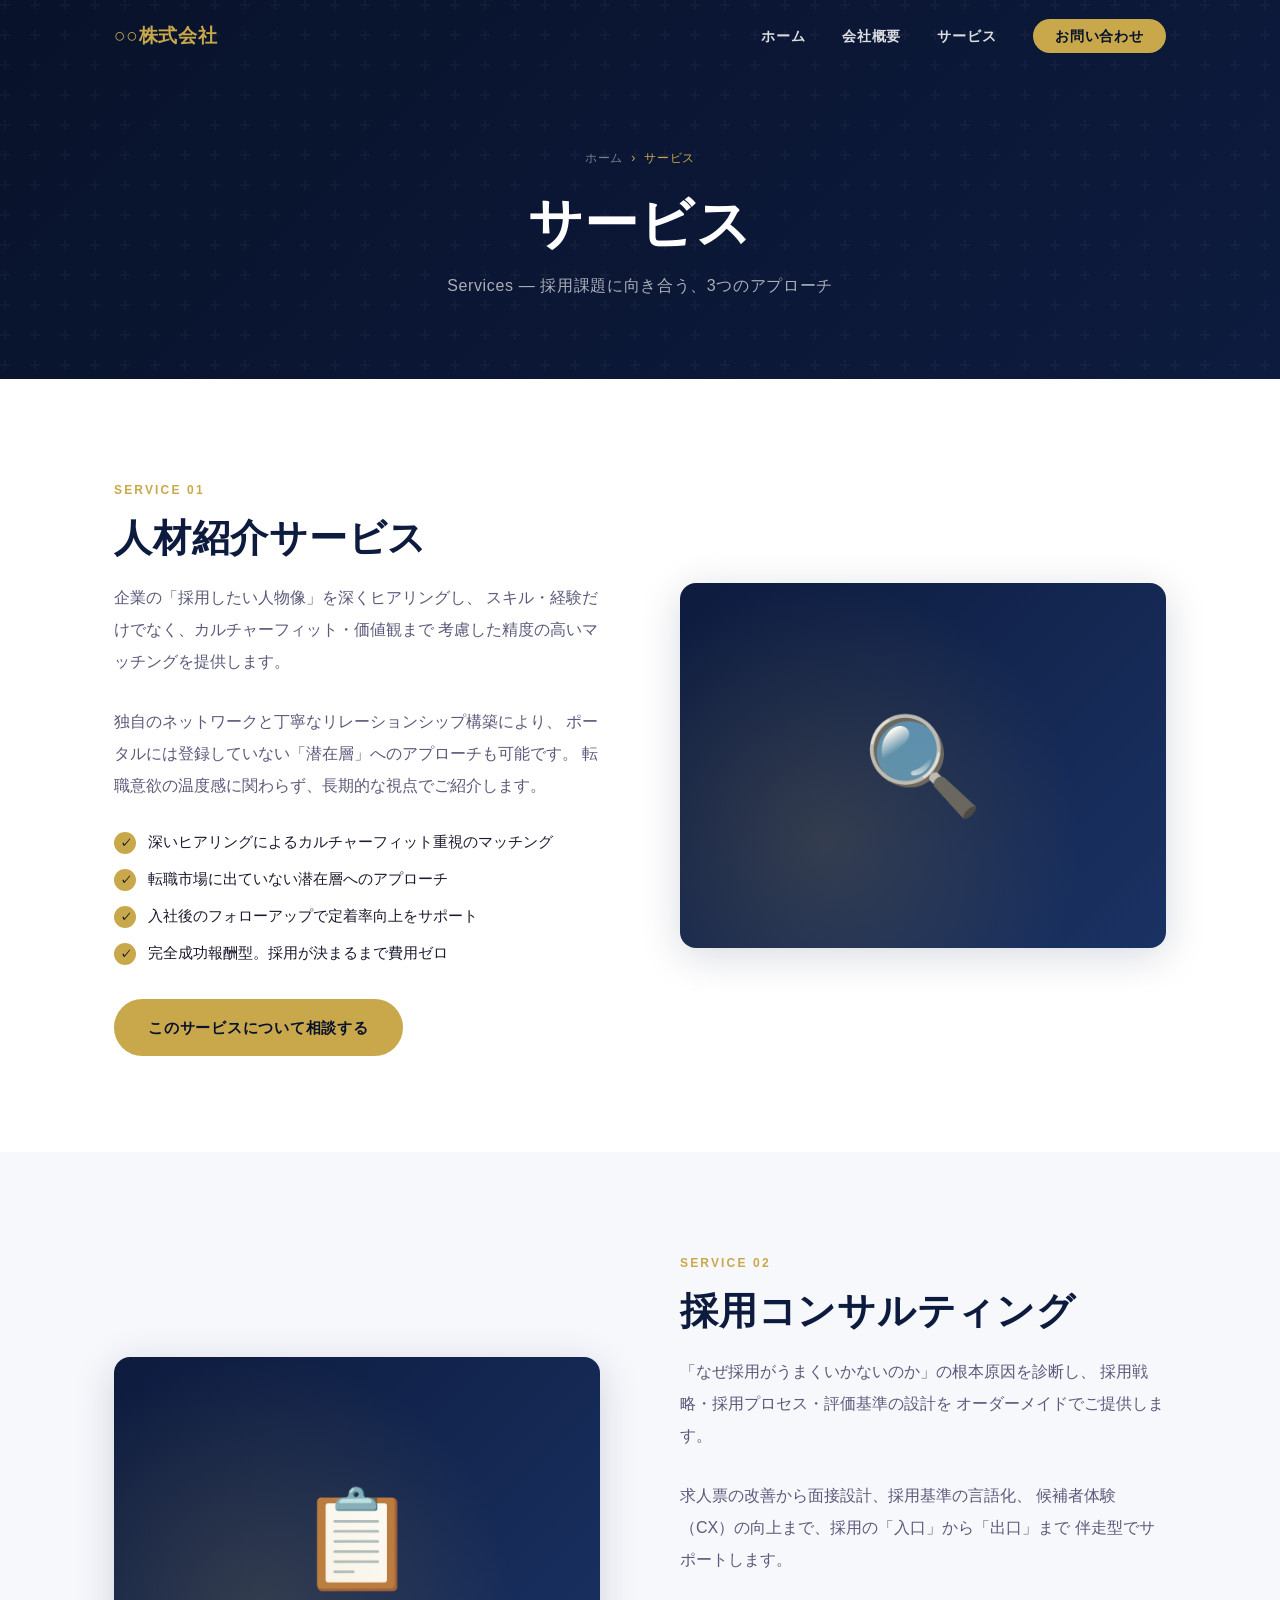
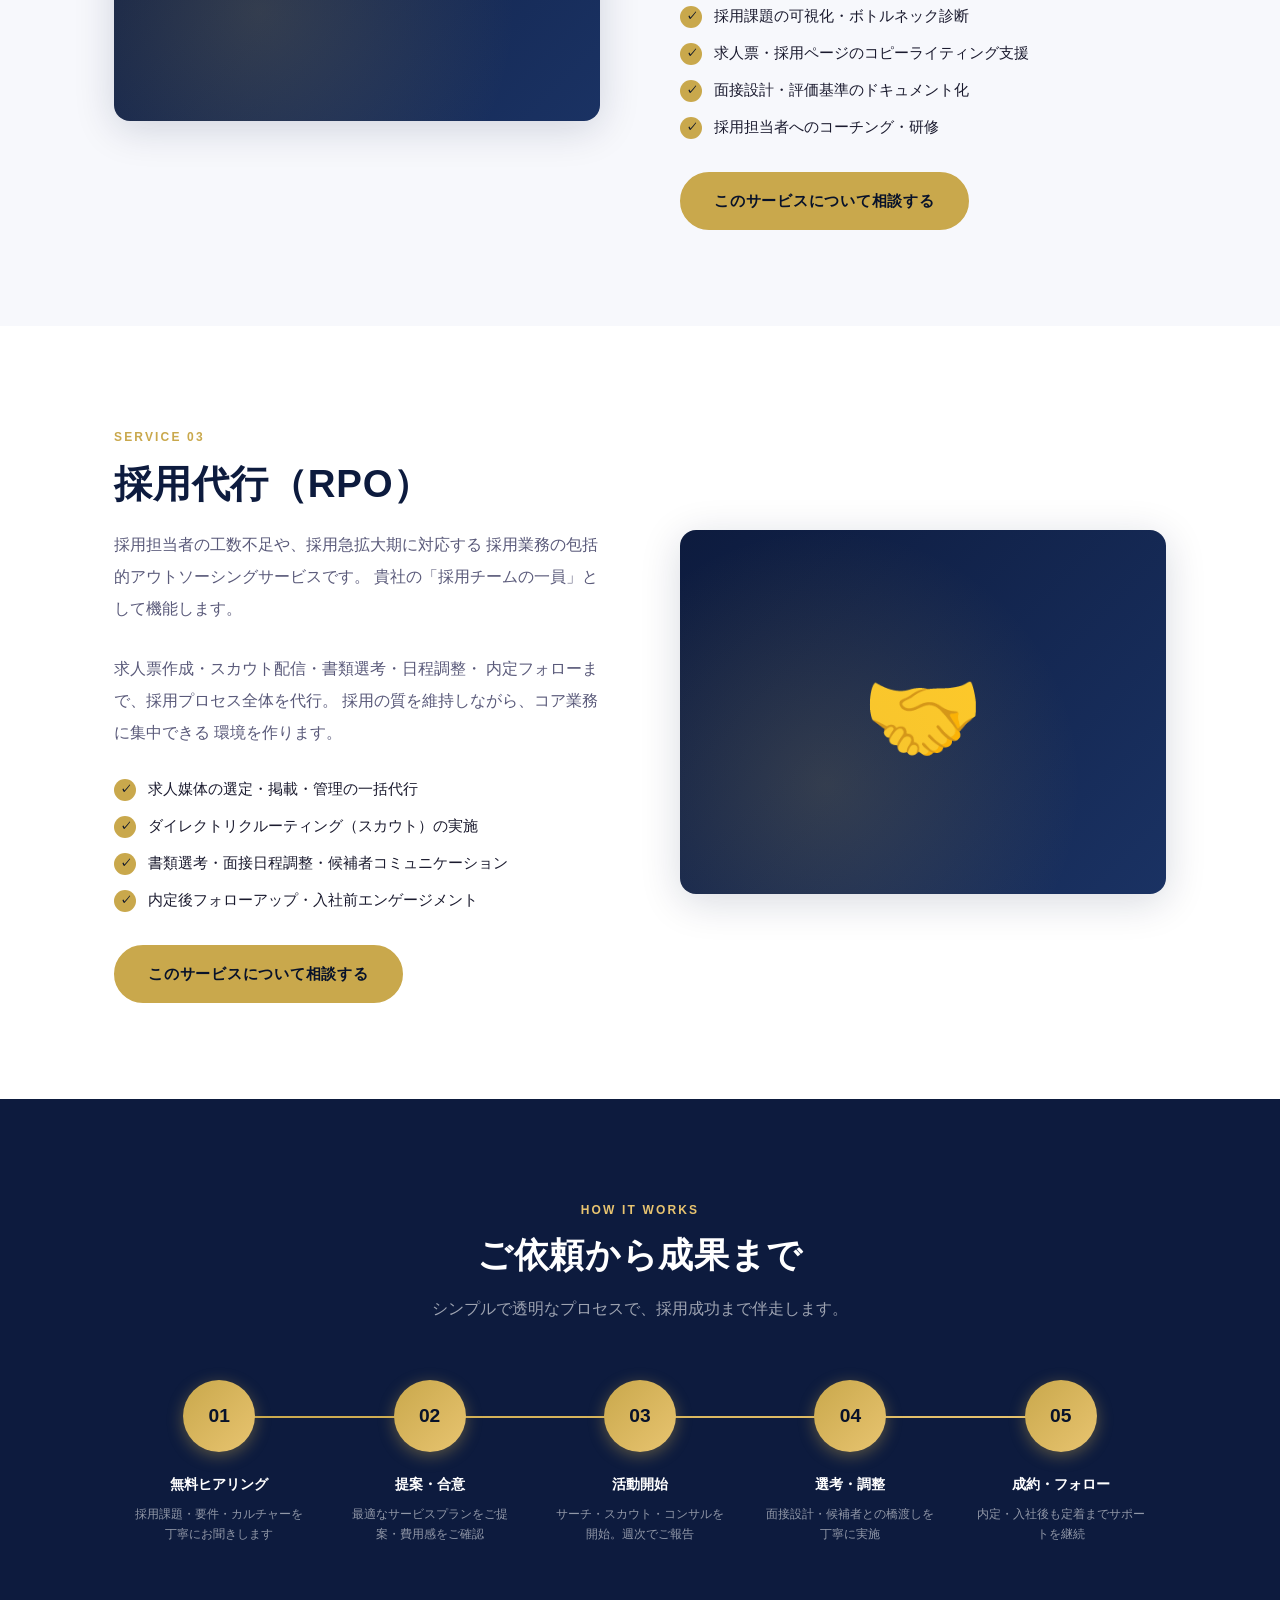
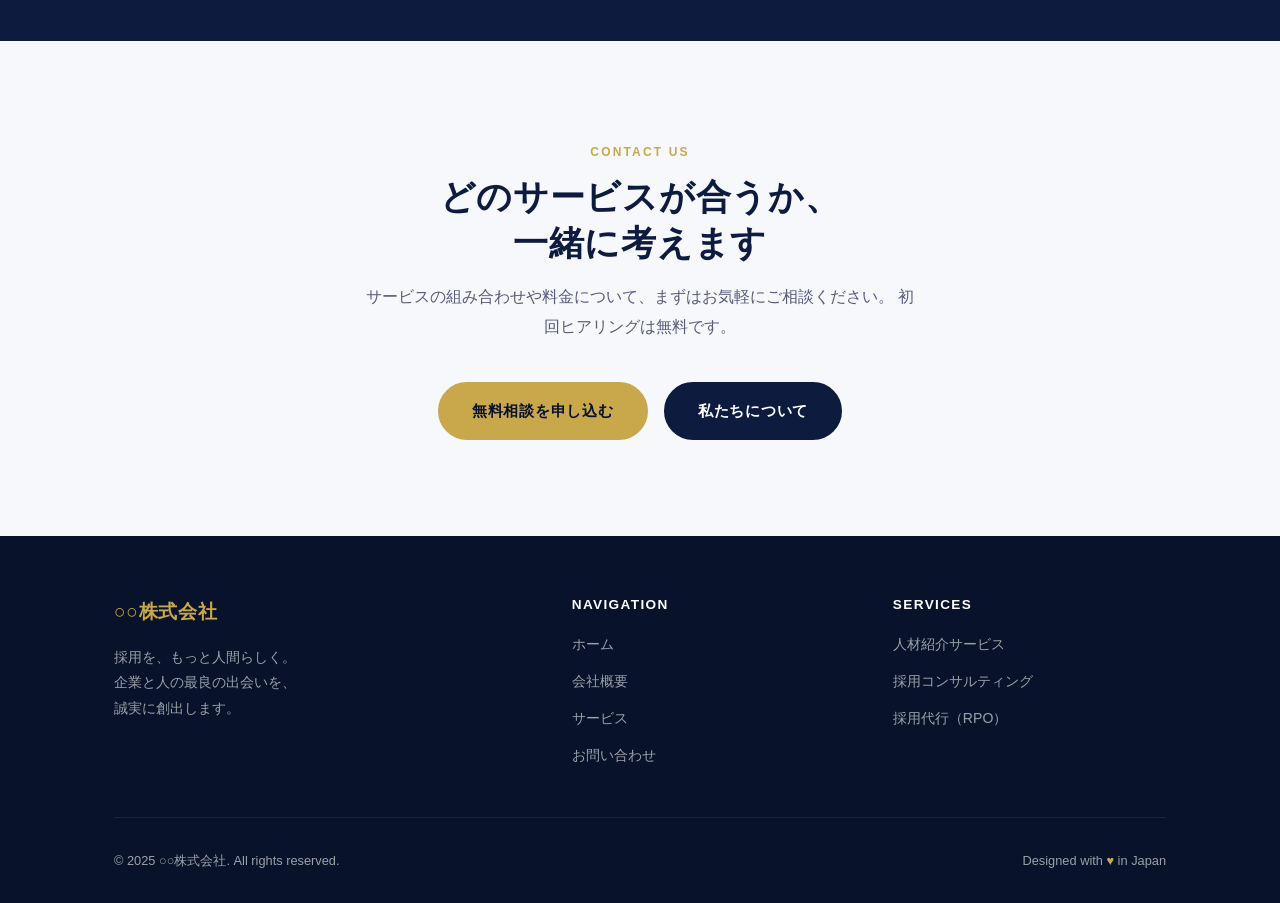
<file: services.html>
<!DOCTYPE html>
<html lang="ja">
<head>
  <meta charset="UTF-8">
  <meta name="viewport" content="width=device-width, initial-scale=1.0">
  <title>サービス | ○○株式会社</title>
  <meta name="description" content="○○株式会社のサービス。人材紹介・採用コンサルティング・採用代行（RPO）の3つのサービスをご提供します。">
  <link rel="stylesheet" href="css/style.css">
</head>
<body>

  <!-- ===== HEADER ===== -->
  <header class="header scrolled" id="header">
    <div class="header-inner">
      <a href="index.html" class="logo">○○<span>株式会社</span></a>
      <nav>
        <ul class="nav-list">
          <li><a href="index.html">ホーム</a></li>
          <li><a href="about.html">会社概要</a></li>
          <li><a href="services.html">サービス</a></li>
          <li><a href="contact.html" class="nav-cta">お問い合わせ</a></li>
        </ul>
      </nav>
      <button class="hamburger" aria-label="メニュー">
        <span></span><span></span><span></span>
      </button>
    </div>
  </header>

  <!-- Mobile Nav -->
  <div class="mobile-nav" role="dialog" aria-label="ナビゲーション">
    <a href="index.html">ホーム</a>
    <a href="about.html">会社概要</a>
    <a href="services.html">サービス</a>
    <a href="contact.html">お問い合わせ</a>
  </div>

  <!-- ===== PAGE HERO ===== -->
  <section class="page-hero">
    <div class="container">
      <div class="page-hero-content">
        <nav class="breadcrumb" aria-label="パンくずリスト">
          <a href="index.html">ホーム</a>
          <span>›</span>
          <span>サービス</span>
        </nav>
        <h1>サービス</h1>
        <p>Services — 採用課題に向き合う、3つのアプローチ</p>
      </div>
    </div>
  </section>

  <!-- ===== SERVICE 01 ===== -->
  <section class="service-detail">
    <div class="container">
      <div class="service-detail-inner">
        <div class="service-visual fade-left">🔍</div>
        <div class="service-detail-text fade-right">
          <span class="section-label">Service 01</span>
          <h2>人材紹介サービス</h2>
          <p>
            企業の「採用したい人物像」を深くヒアリングし、
            スキル・経験だけでなく、カルチャーフィット・価値観まで
            考慮した精度の高いマッチングを提供します。
          </p>
          <p>
            独自のネットワークと丁寧なリレーションシップ構築により、
            ポータルには登録していない「潜在層」へのアプローチも可能です。
            転職意欲の温度感に関わらず、長期的な視点でご紹介します。
          </p>
          <div class="service-features">
            <div class="feature-item">深いヒアリングによるカルチャーフィット重視のマッチング</div>
            <div class="feature-item">転職市場に出ていない潜在層へのアプローチ</div>
            <div class="feature-item">入社後のフォローアップで定着率向上をサポート</div>
            <div class="feature-item">完全成功報酬型。採用が決まるまで費用ゼロ</div>
          </div>
          <a href="contact.html" class="btn btn-primary">このサービスについて相談する</a>
        </div>
      </div>
    </div>
  </section>

  <!-- ===== SERVICE 02 ===== -->
  <section class="service-detail">
    <div class="container">
      <div class="service-detail-inner">
        <div class="service-visual fade-right">📋</div>
        <div class="service-detail-text fade-left">
          <span class="section-label">Service 02</span>
          <h2>採用コンサルティング</h2>
          <p>
            「なぜ採用がうまくいかないのか」の根本原因を診断し、
            採用戦略・採用プロセス・評価基準の設計を
            オーダーメイドでご提供します。
          </p>
          <p>
            求人票の改善から面接設計、採用基準の言語化、
            候補者体験（CX）の向上まで、採用の「入口」から「出口」まで
            伴走型でサポートします。
          </p>
          <div class="service-features">
            <div class="feature-item">採用課題の可視化・ボトルネック診断</div>
            <div class="feature-item">求人票・採用ページのコピーライティング支援</div>
            <div class="feature-item">面接設計・評価基準のドキュメント化</div>
            <div class="feature-item">採用担当者へのコーチング・研修</div>
          </div>
          <a href="contact.html" class="btn btn-primary">このサービスについて相談する</a>
        </div>
      </div>
    </div>
  </section>

  <!-- ===== SERVICE 03 ===== -->
  <section class="service-detail">
    <div class="container">
      <div class="service-detail-inner">
        <div class="service-visual fade-left">🤝</div>
        <div class="service-detail-text fade-right">
          <span class="section-label">Service 03</span>
          <h2>採用代行（RPO）</h2>
          <p>
            採用担当者の工数不足や、採用急拡大期に対応する
            採用業務の包括的アウトソーシングサービスです。
            貴社の「採用チームの一員」として機能します。
          </p>
          <p>
            求人票作成・スカウト配信・書類選考・日程調整・
            内定フォローまで、採用プロセス全体を代行。
            採用の質を維持しながら、コア業務に集中できる
            環境を作ります。
          </p>
          <div class="service-features">
            <div class="feature-item">求人媒体の選定・掲載・管理の一括代行</div>
            <div class="feature-item">ダイレクトリクルーティング（スカウト）の実施</div>
            <div class="feature-item">書類選考・面接日程調整・候補者コミュニケーション</div>
            <div class="feature-item">内定後フォローアップ・入社前エンゲージメント</div>
          </div>
          <a href="contact.html" class="btn btn-primary">このサービスについて相談する</a>
        </div>
      </div>
    </div>
  </section>

  <!-- ===== PROCESS ===== -->
  <section class="process-section">
    <div class="container">
      <div class="fade-up" style="text-align: center;">
        <span class="section-label">How It Works</span>
        <h2 class="section-title" style="color: var(--white);">ご依頼から成果まで</h2>
        <p style="color: rgba(255,255,255,0.6); margin: 0 auto 0; max-width: 520px; line-height: 1.9;">
          シンプルで透明なプロセスで、採用成功まで伴走します。
        </p>
      </div>
      <div class="process-steps">
        <div class="process-step fade-up fade-up-delay-1">
          <div class="step-num">01</div>
          <div class="step-title">無料ヒアリング</div>
          <div class="step-desc">採用課題・要件・カルチャーを丁寧にお聞きします</div>
        </div>
        <div class="process-step fade-up fade-up-delay-2">
          <div class="step-num">02</div>
          <div class="step-title">提案・合意</div>
          <div class="step-desc">最適なサービスプランをご提案・費用感をご確認</div>
        </div>
        <div class="process-step fade-up fade-up-delay-3">
          <div class="step-num">03</div>
          <div class="step-title">活動開始</div>
          <div class="step-desc">サーチ・スカウト・コンサルを開始。週次でご報告</div>
        </div>
        <div class="process-step fade-up fade-up-delay-4">
          <div class="step-num">04</div>
          <div class="step-title">選考・調整</div>
          <div class="step-desc">面接設計・候補者との橋渡しを丁寧に実施</div>
        </div>
        <div class="process-step fade-up" style="transition-delay:0.5s;">
          <div class="step-num">05</div>
          <div class="step-title">成約・フォロー</div>
          <div class="step-desc">内定・入社後も定着までサポートを継続</div>
        </div>
      </div>
    </div>
  </section>

  <!-- ===== CTA ===== -->
  <section class="cta-section">
    <div class="container">
      <div class="fade-up">
        <span class="section-label">Contact Us</span>
        <h2 class="section-title">どのサービスが合うか、<br>一緒に考えます</h2>
        <p class="section-desc">
          サービスの組み合わせや料金について、まずはお気軽にご相談ください。
          初回ヒアリングは無料です。
        </p>
        <div style="margin-top: 40px; display: flex; gap: 16px; justify-content: center; flex-wrap: wrap;">
          <a href="contact.html" class="btn btn-primary">無料相談を申し込む</a>
          <a href="about.html" class="btn btn-navy">私たちについて</a>
        </div>
      </div>
    </div>
  </section>

  <!-- ===== FOOTER ===== -->
  <footer class="footer">
    <div class="container">
      <div class="footer-inner">
        <div class="footer-brand">
          <div class="logo">○○<span>株式会社</span></div>
          <p>採用を、もっと人間らしく。<br>
          企業と人の最良の出会いを、<br>誠実に創出します。</p>
        </div>
        <div class="footer-col">
          <h4>Navigation</h4>
          <ul>
            <li><a href="index.html">ホーム</a></li>
            <li><a href="about.html">会社概要</a></li>
            <li><a href="services.html">サービス</a></li>
            <li><a href="contact.html">お問い合わせ</a></li>
          </ul>
        </div>
        <div class="footer-col">
          <h4>Services</h4>
          <ul>
            <li><a href="services.html">人材紹介サービス</a></li>
            <li><a href="services.html">採用コンサルティング</a></li>
            <li><a href="services.html">採用代行（RPO）</a></li>
          </ul>
        </div>
      </div>
      <div class="footer-bottom">
        <p>&copy; 2025 ○○株式会社. All rights reserved.</p>
        <p>Designed with <span class="gold">♥</span> in Japan</p>
      </div>
    </div>
  </footer>

  <script src="js/main.js"></script>
</body>
</html>
</file>
<file: css/style.css>
/* ============================================
   CSS Variables & Reset
   ============================================ */
:root {
  --navy:        #0d1b3e;
  --navy-light:  #1a3263;
  --navy-dark:   #08122a;
  --gold:        #c9a84c;
  --gold-light:  #e8c470;
  --gold-dark:   #a07c30;
  --white:       #ffffff;
  --off-white:   #f7f8fc;
  --gray-light:  #e8eaf2;
  --gray:        #9a9ab0;
  --text:        #1a1a2e;
  --text-light:  #5a5a7a;
  --shadow:      0 4px 24px rgba(13,27,62,0.10);
  --shadow-lg:   0 8px 40px rgba(13,27,62,0.16);
  --radius:      8px;
  --radius-lg:   16px;
  --transition:  0.35s cubic-bezier(0.4,0,0.2,1);
}

*, *::before, *::after { box-sizing: border-box; margin: 0; padding: 0; }

html { scroll-behavior: smooth; font-size: 16px; }

body {
  font-family: 'Hiragino Kaku Gothic ProN', 'Hiragino Sans', 'Noto Sans JP',
               'Yu Gothic', 'Meiryo', sans-serif;
  color: var(--text);
  background: var(--white);
  line-height: 1.7;
  -webkit-font-smoothing: antialiased;
}

img { max-width: 100%; display: block; }
a  { text-decoration: none; color: inherit; }
ul { list-style: none; }

/* ============================================
   Typography
   ============================================ */
h1, h2, h3, h4 { line-height: 1.3; font-weight: 700; letter-spacing: 0.02em; }
h1 { font-size: clamp(2rem, 5vw, 3.4rem); }
h2 { font-size: clamp(1.6rem, 3.5vw, 2.4rem); }
h3 { font-size: clamp(1.1rem, 2vw, 1.4rem); }

.section-label {
  display: inline-block;
  font-size: 0.75rem;
  font-weight: 700;
  letter-spacing: 0.18em;
  text-transform: uppercase;
  color: var(--gold);
  margin-bottom: 0.75rem;
}

.section-title {
  font-size: clamp(1.6rem, 3vw, 2.2rem);
  color: var(--navy);
  margin-bottom: 1rem;
}

.section-desc {
  color: var(--text-light);
  font-size: 1rem;
  max-width: 560px;
  line-height: 1.9;
}

/* ============================================
   Layout
   ============================================ */
.container {
  max-width: 1100px;
  margin: 0 auto;
  padding: 0 24px;
}

section { padding: 96px 0; }

/* ============================================
   Buttons
   ============================================ */
.btn {
  display: inline-flex;
  align-items: center;
  gap: 8px;
  padding: 14px 32px;
  border-radius: 50px;
  font-size: 0.95rem;
  font-weight: 700;
  letter-spacing: 0.05em;
  cursor: pointer;
  border: 2px solid transparent;
  transition: var(--transition);
}

.btn-primary {
  background: var(--gold);
  color: var(--navy-dark);
  border-color: var(--gold);
}
.btn-primary:hover {
  background: var(--gold-dark);
  border-color: var(--gold-dark);
  transform: translateY(-2px);
  box-shadow: 0 6px 20px rgba(201,168,76,0.35);
}

.btn-outline {
  background: transparent;
  color: var(--white);
  border-color: rgba(255,255,255,0.6);
}
.btn-outline:hover {
  background: rgba(255,255,255,0.12);
  border-color: var(--white);
  transform: translateY(-2px);
}

.btn-navy {
  background: var(--navy);
  color: var(--white);
  border-color: var(--navy);
}
.btn-navy:hover {
  background: var(--navy-light);
  transform: translateY(-2px);
  box-shadow: var(--shadow);
}

/* ============================================
   Header / Navigation
   ============================================ */
.header {
  position: fixed;
  top: 0; left: 0; right: 0;
  z-index: 1000;
  background: transparent;
  transition: background var(--transition), box-shadow var(--transition);
}

.header.scrolled {
  background: var(--navy-dark);
  box-shadow: 0 2px 20px rgba(0,0,0,0.25);
}

.header-inner {
  display: flex;
  align-items: center;
  justify-content: space-between;
  height: 72px;
  max-width: 1100px;
  margin: 0 auto;
  padding: 0 24px;
}

.logo {
  font-size: 1.2rem;
  font-weight: 800;
  color: var(--gold);
  letter-spacing: 0.04em;
}
.logo span { color: var(--gold); }

.nav-list {
  display: flex;
  gap: 36px;
  align-items: center;
}

.nav-list a {
  color: rgba(255,255,255,0.85);
  font-size: 0.9rem;
  font-weight: 600;
  letter-spacing: 0.06em;
  position: relative;
  transition: color var(--transition);
}
.nav-list a::after {
  content: '';
  position: absolute;
  bottom: -4px; left: 0;
  width: 0; height: 2px;
  background: var(--gold);
  transition: width var(--transition);
}
.nav-list a:hover { color: var(--white); }
.nav-list a:hover::after { width: 100%; }

.nav-cta {
  background: var(--gold) !important;
  color: var(--navy-dark) !important;
  padding: 9px 22px;
  border-radius: 50px;
  font-weight: 700;
  transition: var(--transition) !important;
}
.nav-cta:hover {
  background: var(--gold-dark) !important;
  transform: translateY(-1px);
}
.nav-cta::after { display: none !important; }

/* Hamburger */
.hamburger {
  display: none;
  flex-direction: column;
  gap: 5px;
  cursor: pointer;
  padding: 4px;
  background: none;
  border: none;
}
.hamburger span {
  display: block;
  width: 26px; height: 2px;
  background: var(--white);
  border-radius: 2px;
  transition: var(--transition);
}
.hamburger.open span:nth-child(1) { transform: translateY(7px) rotate(45deg); }
.hamburger.open span:nth-child(2) { opacity: 0; }
.hamburger.open span:nth-child(3) { transform: translateY(-7px) rotate(-45deg); }

/* Mobile nav */
.mobile-nav {
  display: none;
  position: fixed;
  inset: 0;
  background: var(--navy-dark);
  z-index: 999;
  flex-direction: column;
  align-items: center;
  justify-content: center;
  gap: 40px;
}
.mobile-nav.open { display: flex; }
.mobile-nav a {
  color: var(--white);
  font-size: 1.4rem;
  font-weight: 700;
  letter-spacing: 0.08em;
  transition: color var(--transition);
}
.mobile-nav a:hover { color: var(--gold); }

/* ============================================
   Hero Section
   ============================================ */
.hero {
  min-height: 100vh;
  background: linear-gradient(135deg, var(--navy-dark) 0%, var(--navy) 50%, var(--navy-light) 100%);
  display: flex;
  align-items: center;
  position: relative;
  overflow: hidden;
}

.hero::before {
  content: '';
  position: absolute;
  inset: 0;
  background: url("data:image/svg+xml,%3Csvg width='60' height='60' viewBox='0 0 60 60' xmlns='http://www.w3.org/2000/svg'%3E%3Cg fill='none' fill-rule='evenodd'%3E%3Cg fill='%23ffffff' fill-opacity='0.03'%3E%3Cpath d='M36 34v-4h-2v4h-4v2h4v4h2v-4h4v-2h-4zm0-30V0h-2v4h-4v2h4v4h2V6h4V4h-4zM6 34v-4H4v4H0v2h4v4h2v-4h4v-2H6zM6 4V0H4v4H0v2h4v4h2V6h4V4H6z'/%3E%3C/g%3E%3C/g%3E%3C/svg%3E");
}

.hero-bg-circle {
  position: absolute;
  border-radius: 50%;
  background: radial-gradient(circle, rgba(201,168,76,0.12) 0%, transparent 70%);
  pointer-events: none;
}
.hero-bg-circle-1 { width: 700px; height: 700px; top: -200px; right: -200px; }
.hero-bg-circle-2 { width: 400px; height: 400px; bottom: -100px; left: -100px; }

.hero-content {
  position: relative;
  z-index: 1;
  max-width: 680px;
}

.hero-badge {
  display: inline-flex;
  align-items: center;
  gap: 8px;
  background: rgba(201,168,76,0.15);
  border: 1px solid rgba(201,168,76,0.4);
  color: var(--gold-light);
  font-size: 0.78rem;
  font-weight: 700;
  letter-spacing: 0.12em;
  padding: 6px 16px;
  border-radius: 50px;
  margin-bottom: 28px;
}
.hero-badge::before { content: '●'; font-size: 0.5rem; }

.hero-title {
  color: var(--white);
  font-size: clamp(2.2rem, 5.5vw, 3.8rem);
  font-weight: 800;
  line-height: 1.2;
  margin-bottom: 12px;
}
.hero-title .accent { color: var(--gold); }

.hero-subtitle {
  color: rgba(255,255,255,0.65);
  font-size: clamp(1rem, 2vw, 1.2rem);
  margin-bottom: 20px;
  font-weight: 400;
  letter-spacing: 0.04em;
}

.hero-desc {
  color: rgba(255,255,255,0.72);
  font-size: 1rem;
  line-height: 1.9;
  margin-bottom: 44px;
  max-width: 520px;
}

.hero-btns {
  display: flex;
  gap: 16px;
  flex-wrap: wrap;
}

.hero-scroll {
  position: absolute;
  bottom: 36px;
  left: 50%;
  transform: translateX(-50%);
  display: flex;
  flex-direction: column;
  align-items: center;
  gap: 8px;
  color: rgba(255,255,255,0.4);
  font-size: 0.7rem;
  letter-spacing: 0.15em;
  text-transform: uppercase;
  animation: bounce 2s infinite;
}
.hero-scroll::after {
  content: '';
  width: 1px; height: 48px;
  background: linear-gradient(to bottom, rgba(255,255,255,0.4), transparent);
}

@keyframes bounce {
  0%, 100% { transform: translateX(-50%) translateY(0); }
  50%       { transform: translateX(-50%) translateY(6px); }
}

/* ============================================
   Overview Strip (top page quick stats)
   ============================================ */
.overview-strip {
  background: var(--navy);
  padding: 0;
}
.overview-strip-inner {
  display: grid;
  grid-template-columns: repeat(3, 1fr);
  border-top: 1px solid rgba(255,255,255,0.08);
}
.strip-item {
  padding: 40px 32px;
  border-right: 1px solid rgba(255,255,255,0.08);
  text-align: center;
}
.strip-item:last-child { border-right: none; }
.strip-num {
  font-size: 2.4rem;
  font-weight: 800;
  color: var(--gold);
  line-height: 1;
  margin-bottom: 6px;
}
.strip-label {
  color: rgba(255,255,255,0.6);
  font-size: 0.85rem;
  letter-spacing: 0.04em;
}

/* ============================================
   Services Overview (index)
   ============================================ */
.services-overview { background: var(--off-white); }

.services-grid {
  display: grid;
  grid-template-columns: repeat(3, 1fr);
  gap: 28px;
  margin-top: 56px;
}

.service-card {
  background: var(--white);
  border-radius: var(--radius-lg);
  padding: 40px 32px;
  box-shadow: var(--shadow);
  transition: var(--transition);
  position: relative;
  overflow: hidden;
}
.service-card::before {
  content: '';
  position: absolute;
  top: 0; left: 0; right: 0;
  height: 3px;
  background: linear-gradient(90deg, var(--gold), var(--gold-light));
  opacity: 0;
  transition: opacity var(--transition);
}
.service-card:hover {
  transform: translateY(-6px);
  box-shadow: var(--shadow-lg);
}
.service-card:hover::before { opacity: 1; }

.service-icon {
  width: 60px; height: 60px;
  background: linear-gradient(135deg, var(--navy), var(--navy-light));
  border-radius: 14px;
  display: flex;
  align-items: center;
  justify-content: center;
  font-size: 1.6rem;
  margin-bottom: 24px;
}

.service-card h3 {
  color: var(--navy);
  margin-bottom: 12px;
}
.service-card p {
  color: var(--text-light);
  font-size: 0.92rem;
  line-height: 1.8;
}

.services-cta { text-align: center; margin-top: 48px; }

/* ============================================
   Mission Section (index)
   ============================================ */
.mission-section {
  background: linear-gradient(135deg, var(--navy-dark) 0%, var(--navy) 100%);
  position: relative;
  overflow: hidden;
}
.mission-section::before {
  content: '"';
  position: absolute;
  top: -60px; left: -20px;
  font-size: 320px;
  color: rgba(255,255,255,0.03);
  font-family: Georgia, serif;
  line-height: 1;
  pointer-events: none;
}

.mission-inner {
  text-align: center;
  max-width: 720px;
  margin: 0 auto;
}
.mission-quote {
  font-size: clamp(1.5rem, 3.5vw, 2.2rem);
  font-weight: 800;
  color: var(--white);
  line-height: 1.5;
  margin-bottom: 32px;
  letter-spacing: 0.04em;
}
.mission-quote span { color: var(--gold); }
.mission-body {
  color: rgba(255,255,255,0.68);
  font-size: 1rem;
  line-height: 2;
  margin-bottom: 44px;
}

/* ============================================
   Contact CTA (index)
   ============================================ */
.cta-section { background: var(--off-white); text-align: center; }
.cta-section .section-title { margin-bottom: 16px; }
.cta-section .section-desc { margin: 0 auto 40px; text-align: center; }

/* ============================================
   Footer
   ============================================ */
.footer {
  background: var(--navy-dark);
  color: rgba(255,255,255,0.6);
  padding: 60px 0 32px;
}
.footer-inner {
  display: grid;
  grid-template-columns: 1.5fr 1fr 1fr;
  gap: 48px;
  padding-bottom: 48px;
  border-bottom: 1px solid rgba(255,255,255,0.08);
  margin-bottom: 32px;
}
.footer-brand .logo { margin-bottom: 16px; }
.footer-brand p { font-size: 0.88rem; line-height: 1.8; }
.footer-col h4 {
  color: var(--white);
  font-size: 0.85rem;
  letter-spacing: 0.1em;
  text-transform: uppercase;
  margin-bottom: 16px;
}
.footer-col ul { display: flex; flex-direction: column; gap: 10px; }
.footer-col a {
  font-size: 0.88rem;
  transition: color var(--transition);
}
.footer-col a:hover { color: var(--gold); }
.footer-bottom {
  display: flex;
  justify-content: space-between;
  align-items: center;
  font-size: 0.8rem;
}
.footer-bottom .gold { color: var(--gold); }

/* ============================================
   Page Hero (inner pages)
   ============================================ */
.page-hero {
  background: linear-gradient(135deg, var(--navy-dark) 0%, var(--navy) 100%);
  padding: 148px 0 80px;
  text-align: center;
  position: relative;
  overflow: hidden;
}
.page-hero::before {
  content: '';
  position: absolute;
  inset: 0;
  background: url("data:image/svg+xml,%3Csvg width='60' height='60' viewBox='0 0 60 60' xmlns='http://www.w3.org/2000/svg'%3E%3Cg fill='none' fill-rule='evenodd'%3E%3Cg fill='%23ffffff' fill-opacity='0.03'%3E%3Cpath d='M36 34v-4h-2v4h-4v2h4v4h2v-4h4v-2h-4zm0-30V0h-2v4h-4v2h4v4h2V6h4V4h-4zM6 34v-4H4v4H0v2h4v4h2v-4h4v-2H6zM6 4V0H4v4H0v2h4v4h2V6h4V4H6z'/%3E%3C/g%3E%3C/g%3E%3C/svg%3E");
}
.page-hero-content { position: relative; z-index: 1; }
.page-hero h1 { color: var(--white); margin-bottom: 12px; }
.page-hero p {
  color: rgba(255,255,255,0.65);
  font-size: 1rem;
  letter-spacing: 0.04em;
}
.breadcrumb {
  display: flex;
  justify-content: center;
  gap: 8px;
  margin-bottom: 20px;
  font-size: 0.78rem;
  color: rgba(255,255,255,0.45);
  letter-spacing: 0.06em;
}
.breadcrumb a:hover { color: var(--gold); }
.breadcrumb span { color: var(--gold); }

/* ============================================
   About Page
   ============================================ */
.mission-cards {
  display: grid;
  grid-template-columns: repeat(3, 1fr);
  gap: 24px;
  margin-top: 56px;
}
.mission-card {
  background: var(--off-white);
  border-radius: var(--radius-lg);
  padding: 36px 28px;
  border-left: 4px solid var(--gold);
}
.mission-card-icon {
  font-size: 1.8rem;
  margin-bottom: 16px;
}
.mission-card h3 { color: var(--navy); margin-bottom: 10px; font-size: 1.1rem; }
.mission-card p  { color: var(--text-light); font-size: 0.9rem; line-height: 1.8; }

/* Member Section */
.members-section { background: var(--off-white); }
.members-grid {
  display: grid;
  grid-template-columns: repeat(2, 1fr);
  gap: 36px;
  max-width: 800px;
  margin: 56px auto 0;
}
.member-card {
  background: var(--white);
  border-radius: var(--radius-lg);
  overflow: hidden;
  box-shadow: var(--shadow);
  transition: var(--transition);
}
.member-card:hover { transform: translateY(-4px); box-shadow: var(--shadow-lg); }
.member-avatar {
  height: 240px;
  background: linear-gradient(135deg, var(--navy) 0%, var(--navy-light) 100%);
  display: flex;
  align-items: center;
  justify-content: center;
  font-size: 5rem;
  position: relative;
  overflow: hidden;
}
.member-avatar::after {
  content: '';
  position: absolute;
  bottom: 0; left: 0; right: 0;
  height: 3px;
  background: linear-gradient(90deg, var(--gold), var(--gold-light));
}
.member-info { padding: 28px; }
.member-role {
  font-size: 0.75rem;
  font-weight: 700;
  letter-spacing: 0.14em;
  text-transform: uppercase;
  color: var(--gold);
  margin-bottom: 6px;
}
.member-name { font-size: 1.4rem; color: var(--navy); margin-bottom: 12px; }
.member-bio  { color: var(--text-light); font-size: 0.88rem; line-height: 1.8; }

/* Company Info Table */
.company-info-section { background: var(--white); }
.company-table {
  width: 100%;
  border-collapse: collapse;
  margin-top: 48px;
  border-radius: var(--radius-lg);
  overflow: hidden;
  box-shadow: var(--shadow);
}
.company-table tr { border-bottom: 1px solid var(--gray-light); }
.company-table tr:last-child { border-bottom: none; }
.company-table th {
  background: var(--navy);
  color: var(--white);
  padding: 18px 28px;
  text-align: left;
  font-size: 0.88rem;
  font-weight: 600;
  width: 200px;
  letter-spacing: 0.04em;
}
.company-table td {
  padding: 18px 28px;
  color: var(--text);
  font-size: 0.95rem;
}
.company-table tr:nth-child(even) td { background: var(--off-white); }

/* Founding Story */
.founding-section { background: var(--off-white); }
.founding-inner {
  display: grid;
  grid-template-columns: 1fr 1fr;
  gap: 72px;
  align-items: center;
}
.founding-visual {
  background: linear-gradient(135deg, var(--navy), var(--navy-light));
  border-radius: var(--radius-lg);
  aspect-ratio: 4/3;
  display: flex;
  align-items: center;
  justify-content: center;
  font-size: 6rem;
  position: relative;
  overflow: hidden;
}
.founding-visual::before {
  content: '';
  position: absolute;
  inset: 0;
  background: radial-gradient(circle at 70% 30%, rgba(201,168,76,0.2), transparent 60%);
}
.founding-text .section-label { margin-bottom: 12px; }
.founding-text h2 { color: var(--navy); margin-bottom: 24px; font-size: 1.8rem; }
.founding-text p { color: var(--text-light); line-height: 2; margin-bottom: 16px; }

/* ============================================
   Services Page
   ============================================ */
.service-detail {
  padding: 96px 0;
}
.service-detail:nth-child(odd) { background: var(--off-white); }

.service-detail-inner {
  display: grid;
  grid-template-columns: 1fr 1fr;
  gap: 80px;
  align-items: center;
}
.service-detail:nth-child(even) .service-detail-inner { direction: rtl; }
.service-detail:nth-child(even) .service-detail-inner > * { direction: ltr; }

.service-visual {
  background: linear-gradient(135deg, var(--navy), var(--navy-light));
  border-radius: var(--radius-lg);
  aspect-ratio: 4/3;
  display: flex;
  align-items: center;
  justify-content: center;
  font-size: 6rem;
  position: relative;
  overflow: hidden;
  box-shadow: var(--shadow-lg);
}
.service-visual::before {
  content: '';
  position: absolute;
  inset: 0;
  background: radial-gradient(circle at 30% 70%, rgba(201,168,76,0.18), transparent 60%);
}

.service-detail-text .section-label { margin-bottom: 12px; }
.service-detail-text h2 { color: var(--navy); margin-bottom: 20px; }
.service-detail-text p  { color: var(--text-light); line-height: 2; margin-bottom: 28px; }

.service-features { display: flex; flex-direction: column; gap: 12px; margin-bottom: 32px; }
.feature-item {
  display: flex;
  align-items: flex-start;
  gap: 12px;
  font-size: 0.92rem;
  color: var(--text);
}
.feature-item::before {
  content: '✓';
  flex-shrink: 0;
  width: 22px; height: 22px;
  background: var(--gold);
  color: var(--navy-dark);
  border-radius: 50%;
  display: flex;
  align-items: center;
  justify-content: center;
  font-size: 0.7rem;
  font-weight: 800;
  margin-top: 2px;
}

/* Process Section */
.process-section { background: var(--navy); }
.process-section .section-label { color: var(--gold-light); }
.process-section .section-title { color: var(--white); }
.process-steps {
  display: grid;
  grid-template-columns: repeat(5, 1fr);
  gap: 0;
  margin-top: 56px;
  position: relative;
}
.process-steps::before {
  content: '';
  position: absolute;
  top: 36px; left: 10%; right: 10%;
  height: 2px;
  background: linear-gradient(90deg, var(--gold), var(--gold-light));
  z-index: 0;
}
.process-step {
  text-align: center;
  padding: 0 16px;
  position: relative;
  z-index: 1;
}
.step-num {
  width: 72px; height: 72px;
  background: linear-gradient(135deg, var(--gold), var(--gold-light));
  color: var(--navy-dark);
  border-radius: 50%;
  display: flex;
  align-items: center;
  justify-content: center;
  font-size: 1.2rem;
  font-weight: 800;
  margin: 0 auto 20px;
  box-shadow: 0 4px 16px rgba(201,168,76,0.4);
}
.step-title { color: var(--white); font-size: 0.9rem; font-weight: 700; margin-bottom: 8px; }
.step-desc  { color: rgba(255,255,255,0.55); font-size: 0.78rem; line-height: 1.6; }

/* ============================================
   Contact Page
   ============================================ */
.contact-section { background: var(--off-white); }
.contact-inner {
  display: grid;
  grid-template-columns: 1fr 1.6fr;
  gap: 72px;
  align-items: start;
}
.contact-info h2 { color: var(--navy); margin-bottom: 20px; font-size: 1.8rem; }
.contact-info p  { color: var(--text-light); line-height: 2; margin-bottom: 36px; }

.contact-items { display: flex; flex-direction: column; gap: 20px; }
.contact-item {
  display: flex;
  align-items: flex-start;
  gap: 16px;
}
.contact-item-icon {
  width: 44px; height: 44px;
  background: var(--navy);
  border-radius: 10px;
  display: flex;
  align-items: center;
  justify-content: center;
  font-size: 1.1rem;
  flex-shrink: 0;
}
.contact-item-text h4 { color: var(--navy); font-size: 0.82rem; letter-spacing: 0.08em; text-transform: uppercase; margin-bottom: 2px; }
.contact-item-text p  { color: var(--text-light); font-size: 0.92rem; }

/* Form */
.contact-form-wrap {
  background: var(--white);
  border-radius: var(--radius-lg);
  padding: 48px 40px;
  box-shadow: var(--shadow-lg);
}
.contact-form-wrap h3 {
  color: var(--navy);
  font-size: 1.2rem;
  margin-bottom: 32px;
  padding-bottom: 16px;
  border-bottom: 2px solid var(--gray-light);
}

.form-group { margin-bottom: 24px; }
.form-row { display: grid; grid-template-columns: 1fr 1fr; gap: 20px; }

label {
  display: block;
  font-size: 0.83rem;
  font-weight: 700;
  color: var(--navy);
  margin-bottom: 8px;
  letter-spacing: 0.04em;
}
label .required {
  color: var(--gold-dark);
  margin-left: 4px;
  font-size: 0.75rem;
}

input[type="text"],
input[type="email"],
input[type="tel"],
select,
textarea {
  width: 100%;
  padding: 13px 16px;
  border: 1.5px solid var(--gray-light);
  border-radius: var(--radius);
  font-size: 0.95rem;
  font-family: inherit;
  color: var(--text);
  background: var(--white);
  transition: border-color var(--transition), box-shadow var(--transition);
  outline: none;
  -webkit-appearance: none;
}
input:focus, select:focus, textarea:focus {
  border-color: var(--gold);
  box-shadow: 0 0 0 3px rgba(201,168,76,0.15);
}
input.error, select.error, textarea.error {
  border-color: #e05;
  box-shadow: 0 0 0 3px rgba(238,0,85,0.1);
}
textarea { resize: vertical; min-height: 140px; }
select { cursor: pointer; background-image: url("data:image/svg+xml,%3Csvg xmlns='http://www.w3.org/2000/svg' width='12' height='8' viewBox='0 0 12 8'%3E%3Cpath fill='%230d1b3e' d='M6 8L0 0h12z'/%3E%3C/svg%3E"); background-repeat: no-repeat; background-position: right 16px center; padding-right: 44px; }

.error-msg {
  display: none;
  color: #e05;
  font-size: 0.78rem;
  margin-top: 5px;
}
.error-msg.visible { display: block; }

.privacy-check {
  display: flex;
  align-items: flex-start;
  gap: 12px;
  margin-bottom: 28px;
}
.privacy-check input[type="checkbox"] {
  width: 18px; height: 18px;
  flex-shrink: 0;
  margin-top: 2px;
  cursor: pointer;
  accent-color: var(--gold);
}
.privacy-check label {
  font-size: 0.85rem;
  font-weight: 400;
  color: var(--text-light);
  margin-bottom: 0;
  cursor: pointer;
}
.privacy-check a { color: var(--gold-dark); text-decoration: underline; }

.form-submit {
  width: 100%;
  padding: 16px;
  background: linear-gradient(135deg, var(--navy), var(--navy-light));
  color: var(--white);
  border: none;
  border-radius: 50px;
  font-size: 1rem;
  font-weight: 700;
  letter-spacing: 0.06em;
  cursor: pointer;
  transition: var(--transition);
  position: relative;
  overflow: hidden;
}
.form-submit::before {
  content: '';
  position: absolute;
  inset: 0;
  background: linear-gradient(135deg, var(--gold), var(--gold-dark));
  opacity: 0;
  transition: opacity var(--transition);
}
.form-submit:hover::before { opacity: 1; }
.form-submit span { position: relative; z-index: 1; }
.form-submit:disabled { opacity: 0.6; cursor: not-allowed; }

/* Success / Error State */
.form-success {
  display: none;
  text-align: center;
  padding: 48px 24px;
}
.form-success.visible { display: block; }
.success-icon {
  font-size: 3.5rem;
  margin-bottom: 20px;
}
.form-success h3 { color: var(--navy); margin-bottom: 12px; }
.form-success p  { color: var(--text-light); }

/* ============================================
   Scroll Animation
   ============================================ */
.fade-up {
  opacity: 0;
  transform: translateY(36px);
  transition: opacity 0.7s ease, transform 0.7s ease;
}
.fade-up.visible {
  opacity: 1;
  transform: translateY(0);
}
.fade-up-delay-1 { transition-delay: 0.1s; }
.fade-up-delay-2 { transition-delay: 0.2s; }
.fade-up-delay-3 { transition-delay: 0.3s; }
.fade-up-delay-4 { transition-delay: 0.4s; }
.fade-left {
  opacity: 0;
  transform: translateX(-36px);
  transition: opacity 0.7s ease, transform 0.7s ease;
}
.fade-left.visible { opacity: 1; transform: translateX(0); }
.fade-right {
  opacity: 0;
  transform: translateX(36px);
  transition: opacity 0.7s ease, transform 0.7s ease;
}
.fade-right.visible { opacity: 1; transform: translateX(0); }

/* ============================================
   Responsive
   ============================================ */
@media (max-width: 900px) {
  .nav-list, .header .btn-navy { display: none; }
  .hamburger { display: flex; }

  .services-grid { grid-template-columns: 1fr; }
  .overview-strip-inner { grid-template-columns: 1fr; }
  .strip-item { border-right: none; border-bottom: 1px solid rgba(255,255,255,0.08); }

  .mission-cards     { grid-template-columns: 1fr; }
  .members-grid      { grid-template-columns: 1fr; max-width: 420px; }
  .founding-inner    { grid-template-columns: 1fr; }
  .founding-visual   { aspect-ratio: 3/2; }

  .service-detail-inner { grid-template-columns: 1fr; gap: 40px; }
  .service-detail:nth-child(even) .service-detail-inner { direction: ltr; }
  .process-steps { grid-template-columns: 1fr 1fr; gap: 32px; }
  .process-steps::before { display: none; }

  .contact-inner { grid-template-columns: 1fr; gap: 40px; }
  .form-row { grid-template-columns: 1fr; }

  .footer-inner { grid-template-columns: 1fr; gap: 32px; }
  .footer-bottom { flex-direction: column; gap: 8px; text-align: center; }
}

@media (max-width: 600px) {
  section { padding: 64px 0; }
  .hero-btns { flex-direction: column; }
  .hero-btns .btn { justify-content: center; }
  .process-steps { grid-template-columns: 1fr; }
  .company-table th { width: 120px; }
  .contact-form-wrap { padding: 32px 24px; }
}
</file>
